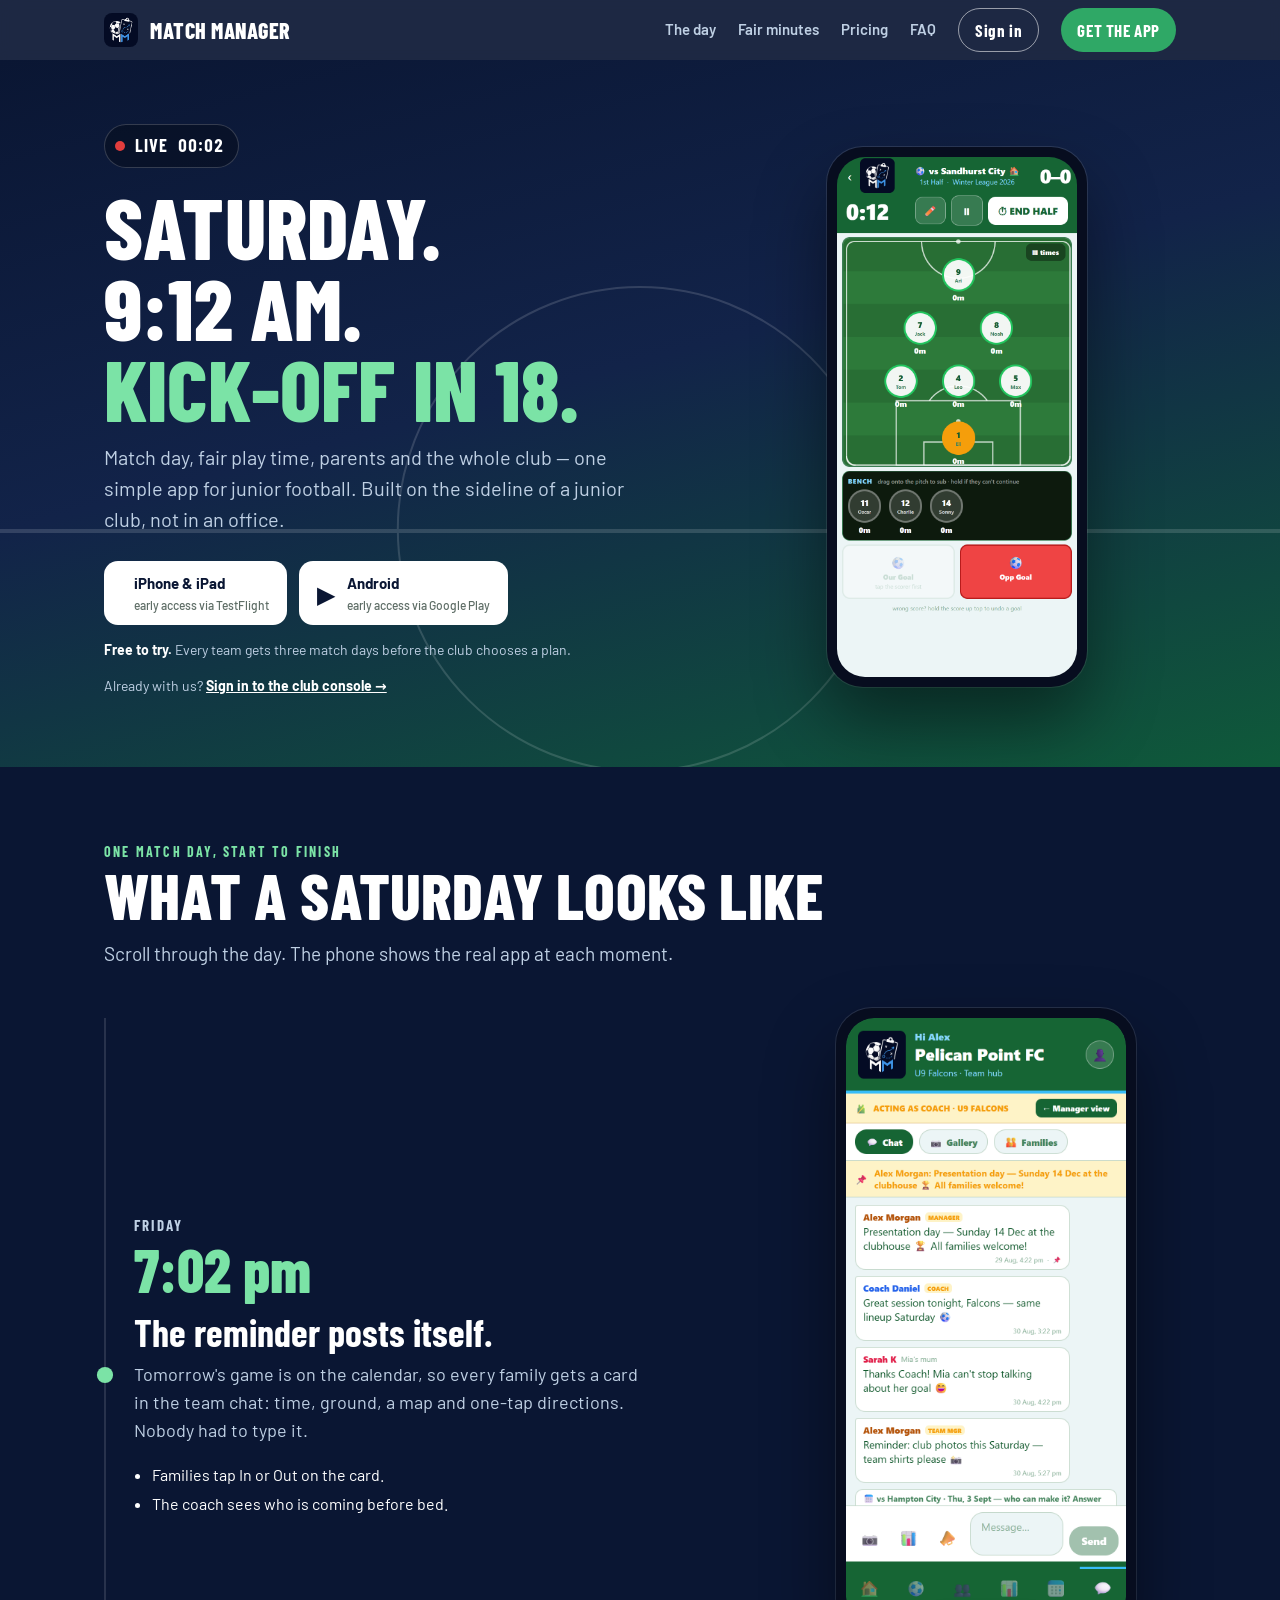
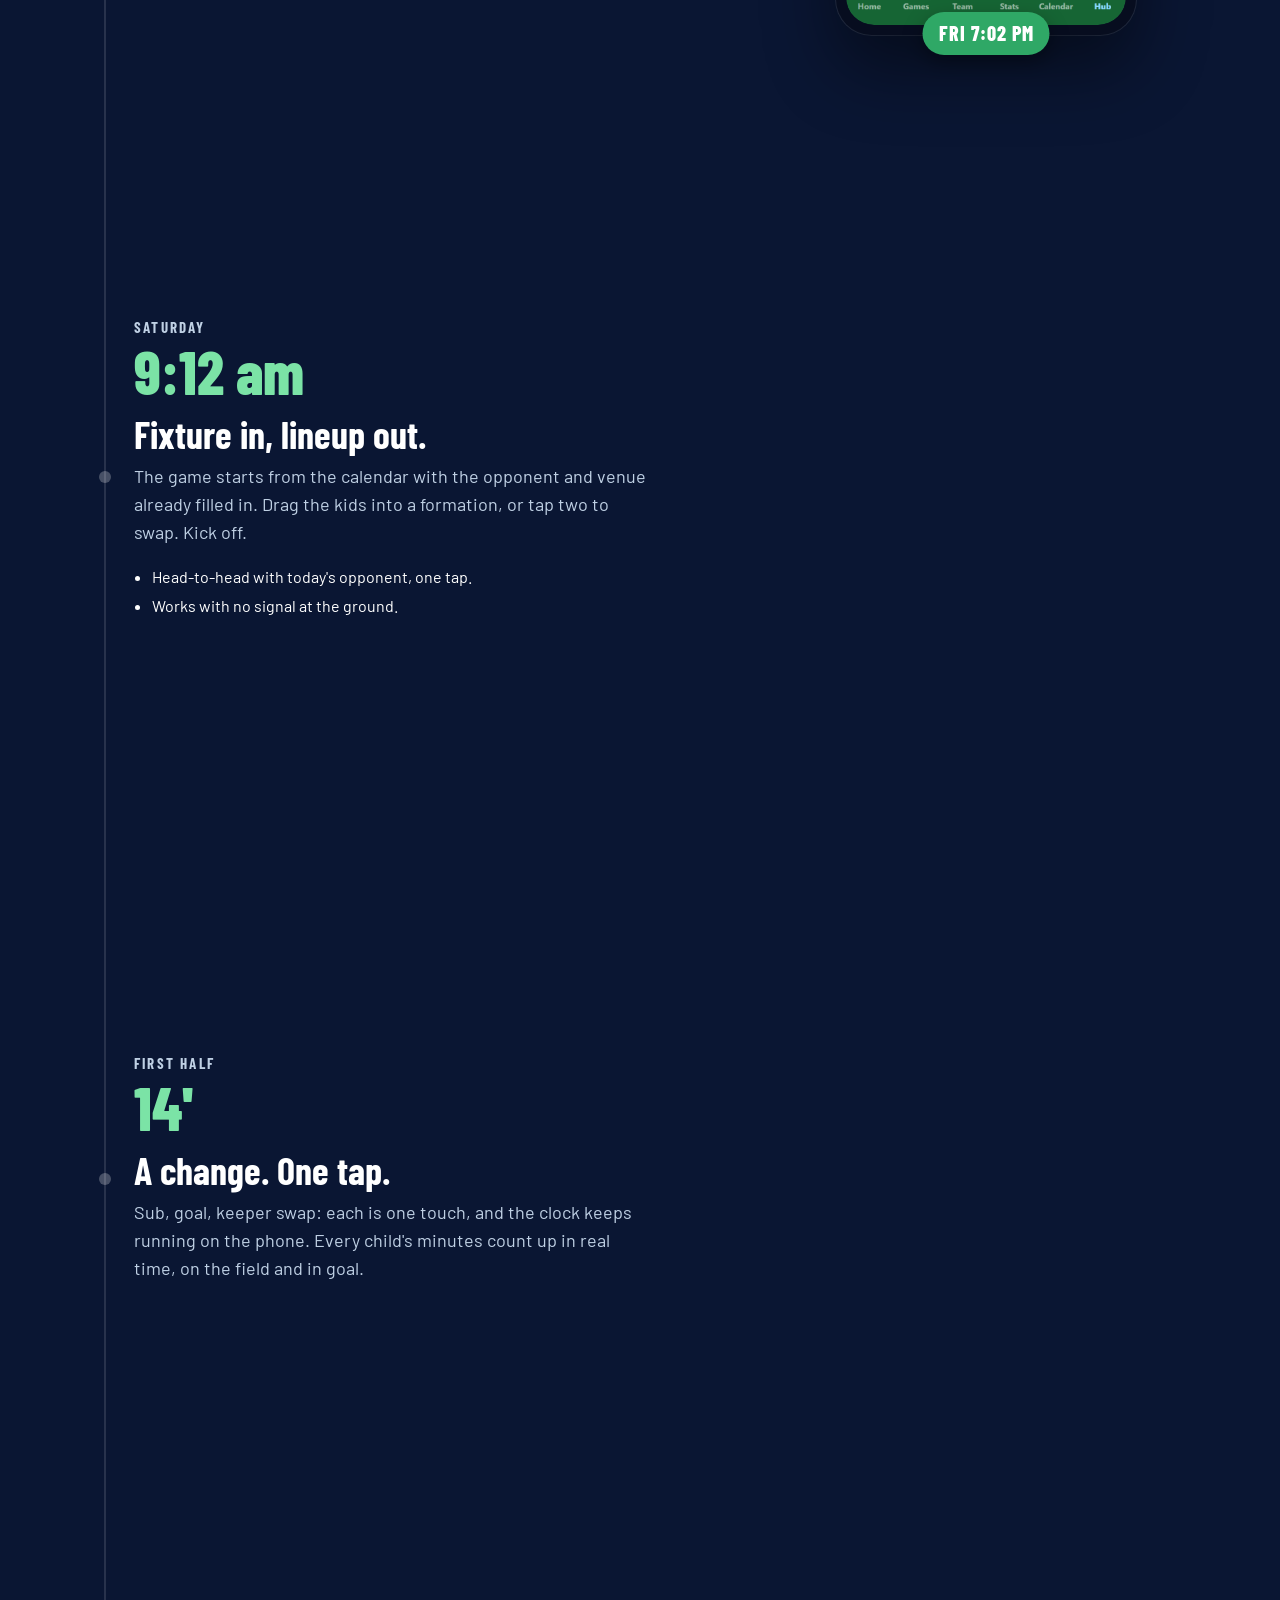
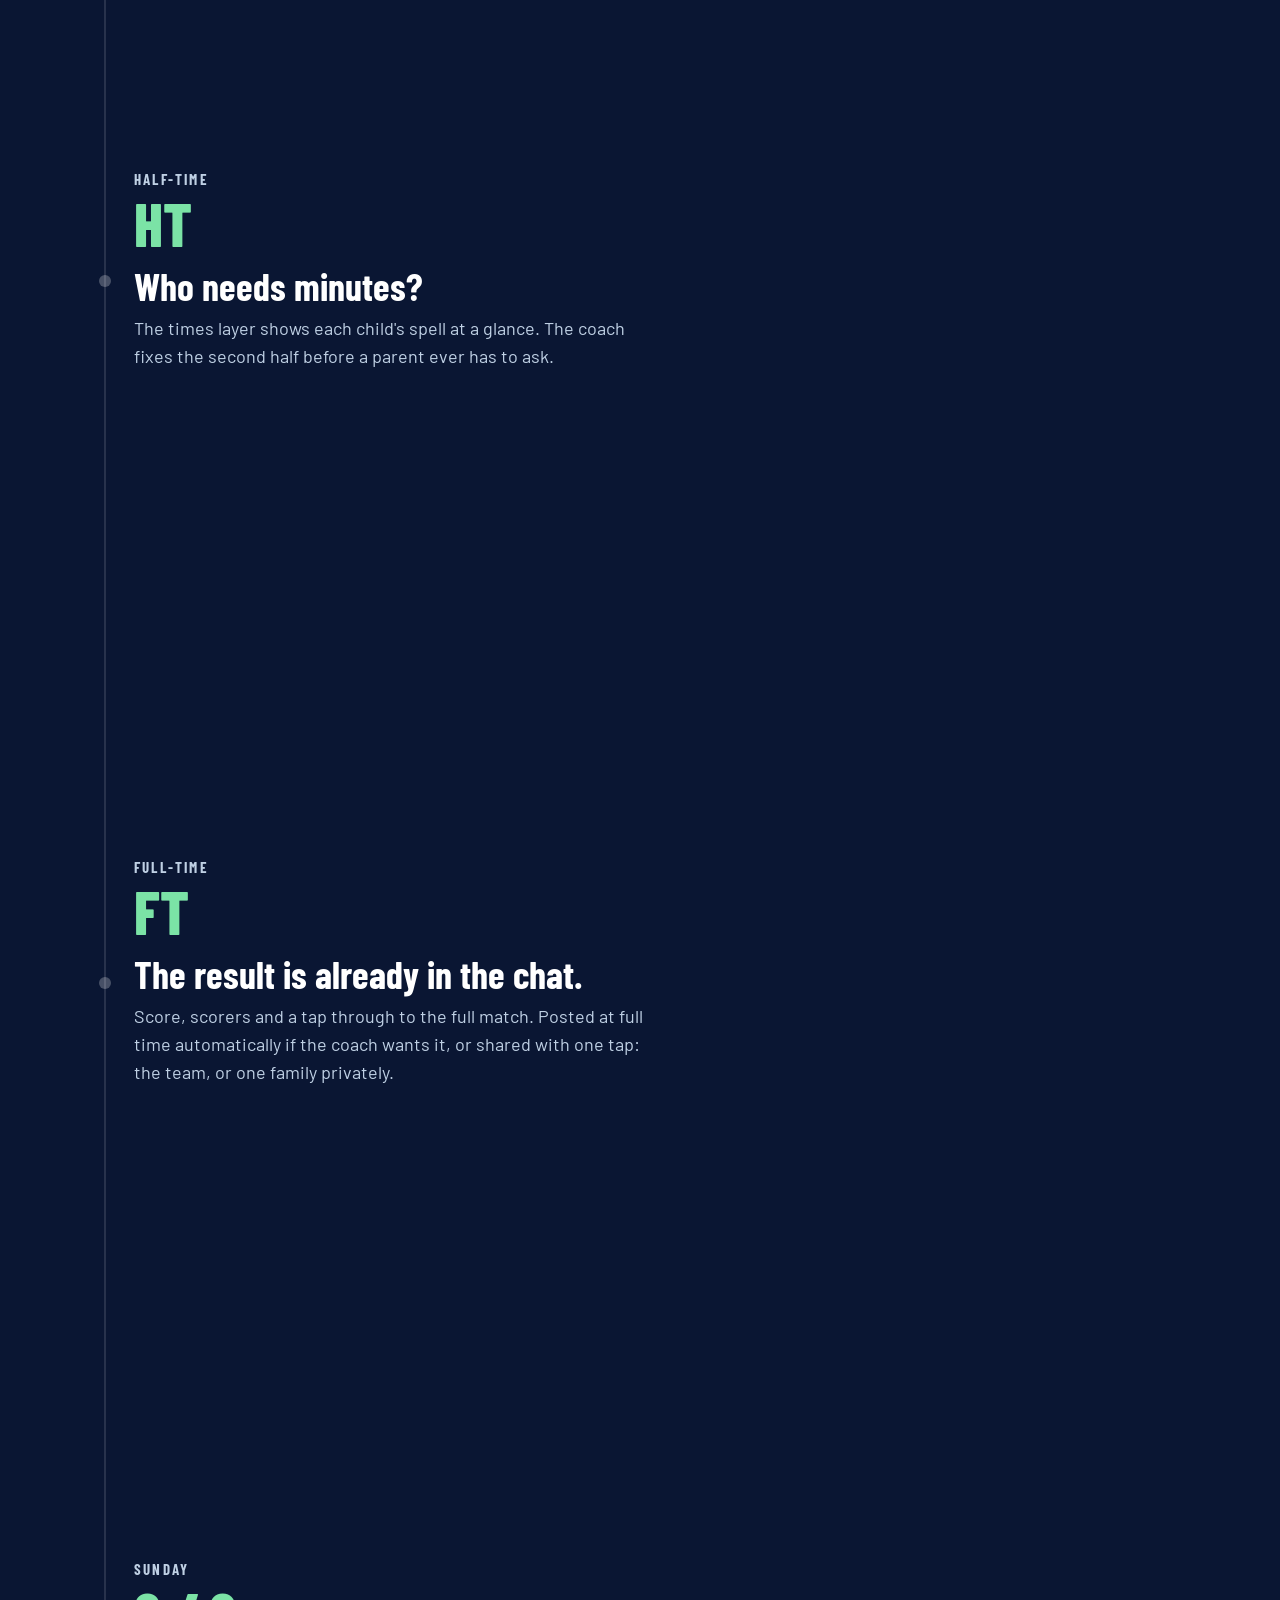
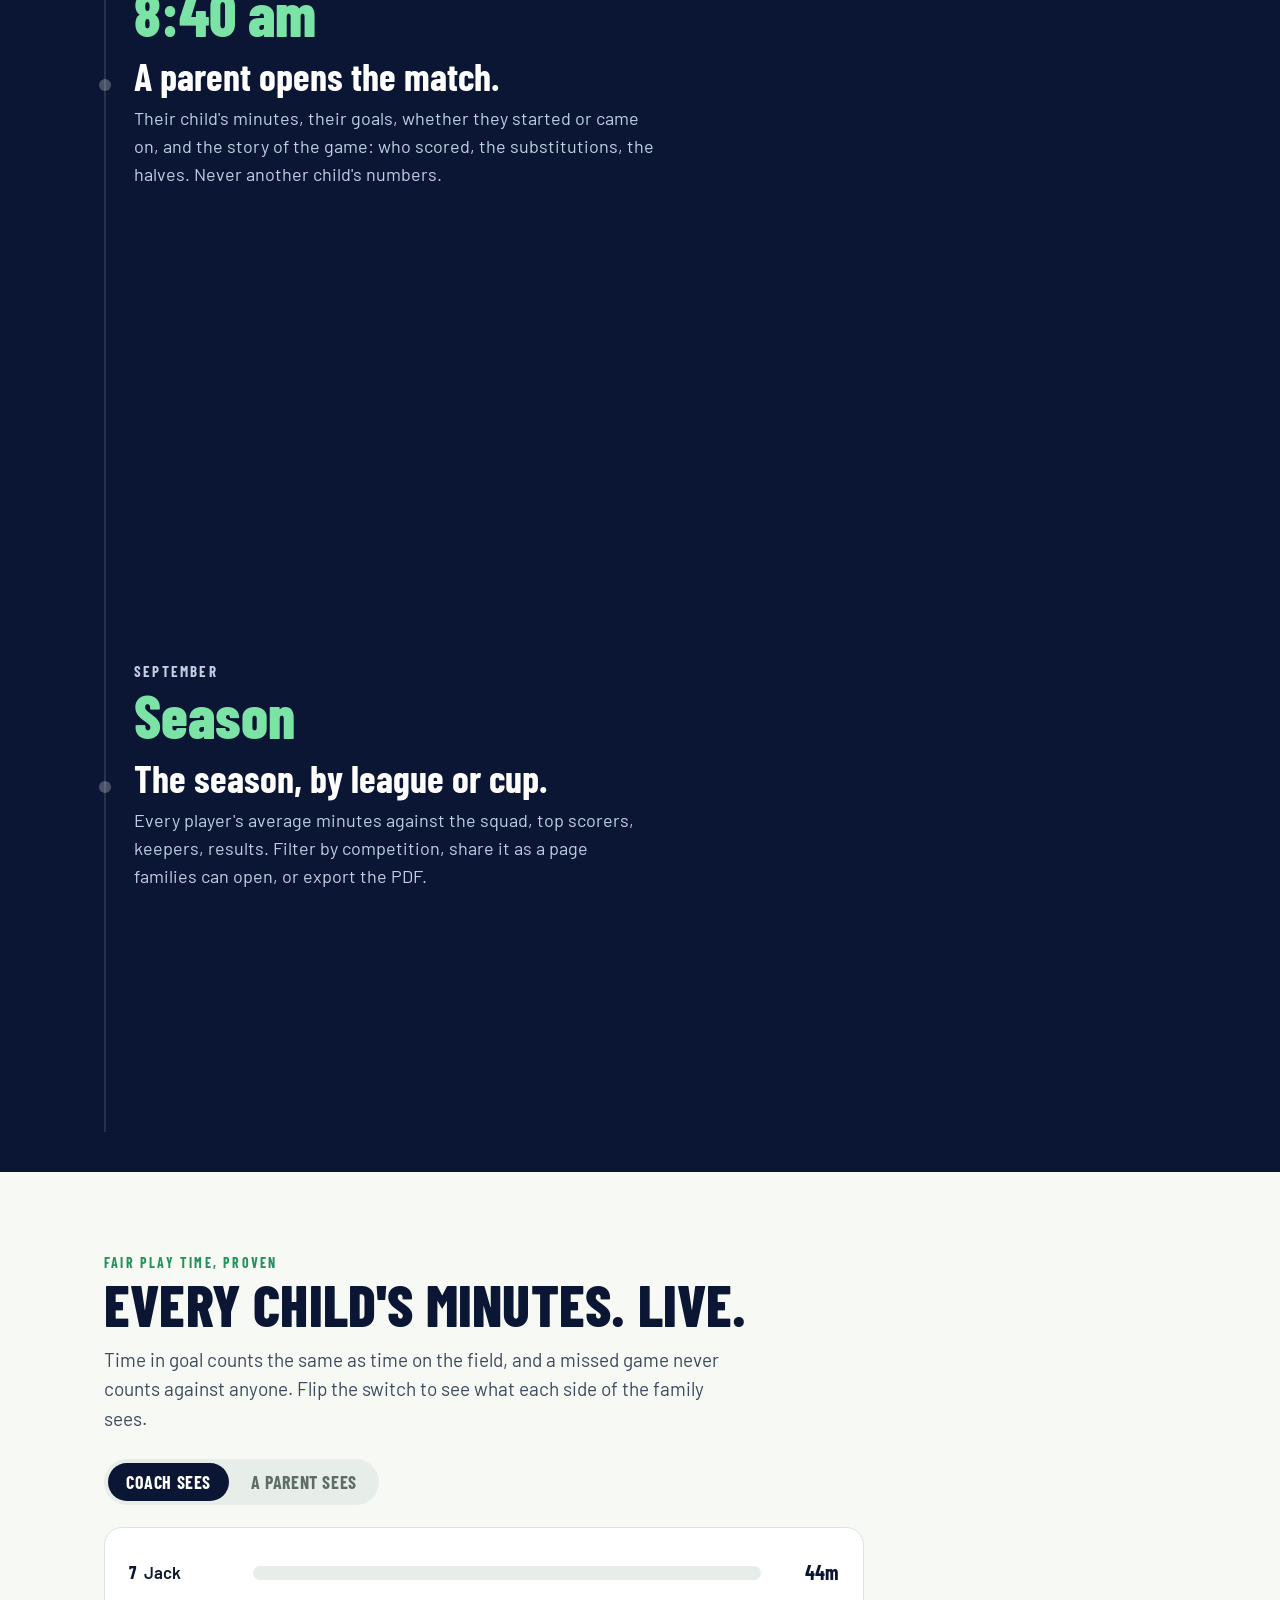
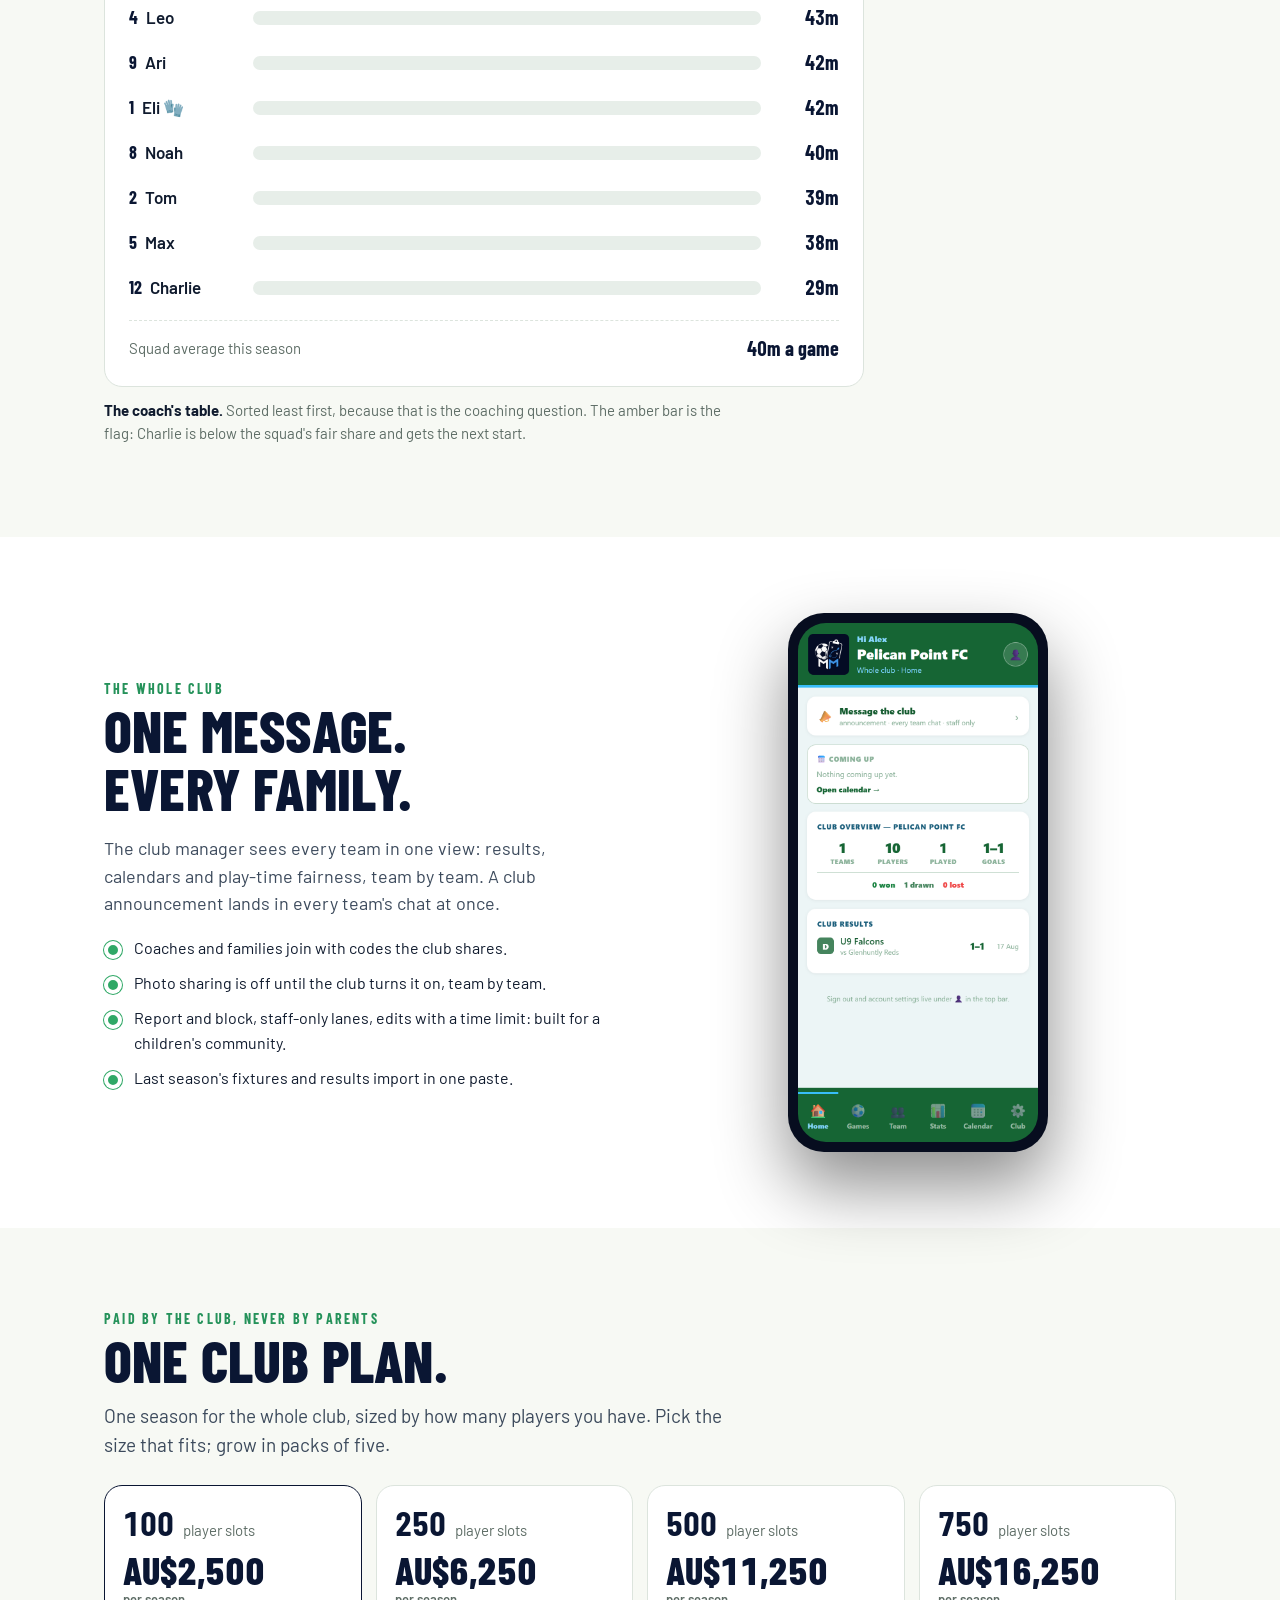
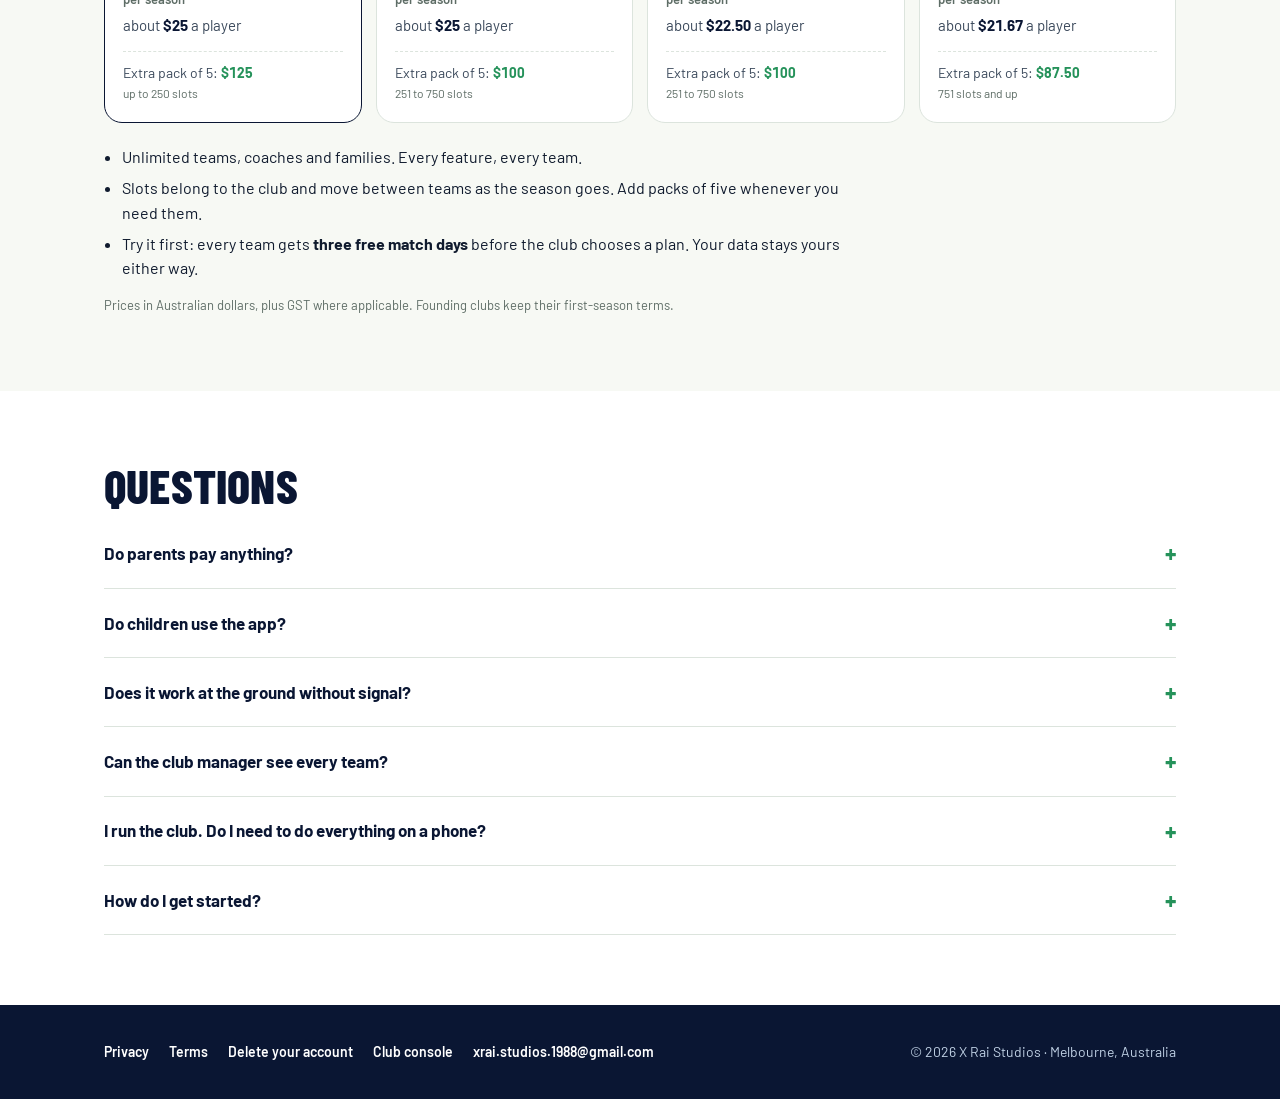
<file: index.html>
<!DOCTYPE html>
<html lang="en-AU">
<head>
<meta charset="utf-8">
<meta name="viewport" content="width=device-width, initial-scale=1">
<title>Match Manager</title>
<meta name="description" content="One Saturday at a junior football club, run with Match Manager: the reminder that posts itself, the lineup in a tap, every child's minutes live, the result in the family chat, and the season by league or cup.">
<link rel="icon" href="assets/icon-512.png">
<meta property="og:title" content="Match Manager — a Saturday, run properly">
<meta property="og:description" content="Live match day, fair play time proven, parents see their own child. One app for the whole club.">
<meta property="og:image" content="https://matchmanager.com.au/assets/og.png">
<link rel="preconnect" href="https://fonts.googleapis.com">
<link rel="preconnect" href="https://fonts.gstatic.com" crossorigin>
<link rel="stylesheet" href="https://fonts.googleapis.com/css2?family=Barlow+Condensed:wght@600;700;800&family=Barlow:wght@400;500;600;700&display=swap">
<style>
:root{
  --night:#0A1633; --night2:#122349; --pitch:#0F5A3A; --pitch2:#177249;
  --chalk:#F7F9F4; --paper:#FFFFFF; --ink:#101B2E; --ink2:#3C4A5C; --grey:#5E6D66; --line:#DCE4DD;
  --kit:#2FA866; --kit2:#25925A; --live:#E23D3D; --skyline:#BFD0E4; --mint:#7BE3A6;
  --disp:"Barlow Condensed","Arial Narrow",Impact,sans-serif; --body:"Barlow","Segoe UI",Roboto,system-ui,sans-serif;
}
*{box-sizing:border-box}
html{scroll-behavior:smooth}
body{margin:0;background:var(--chalk);color:var(--ink);font-family:var(--body);font-size:17px;line-height:1.55;-webkit-font-smoothing:antialiased}
a{color:var(--kit2);text-decoration:none}
a:hover{text-decoration:underline}
.wrap{max-width:1120px;margin:0 auto;padding:0 24px}
h1,h2,h3{font-family:var(--disp);text-wrap:balance;line-height:1;letter-spacing:.2px;margin:0}
.eyebrow{font-family:var(--disp);font-weight:700;font-size:14px;letter-spacing:2.2px;text-transform:uppercase;color:var(--mint)}
.num{font-variant-numeric:tabular-nums}
:focus-visible{outline:3px solid var(--kit);outline-offset:3px}

/* ── nav ─────────────────────────────────────────────────────────────── */
.nav{position:sticky;top:0;z-index:30;background:rgba(10,22,51,.92);backdrop-filter:blur(10px);color:#fff}
.nav .wrap{display:flex;align-items:center;gap:12px;height:60px}
.nav img{width:34px;height:34px;border-radius:8px}
.nav .brand{font-family:var(--disp);font-weight:800;font-size:22px;letter-spacing:.5px;white-space:nowrap}
.nav .links{margin-left:auto;display:flex;gap:22px;align-items:center}
.nav .links a{color:var(--skyline);font-weight:600;font-size:15px;white-space:nowrap}
.nav .links a.signin{border:1.5px solid rgba(255,255,255,.55);color:#fff;padding:8px 16px;border-radius:999px;font-family:var(--disp);font-weight:700;font-size:17px;letter-spacing:.6px}
.nav .links a.signin:hover{background:rgba(255,255,255,.12)}
.nav .links a.cta{background:var(--kit);color:#fff;padding:9px 16px;border-radius:999px;font-family:var(--disp);font-weight:700;font-size:17px;letter-spacing:.6px}
.nav .links a:hover{text-decoration:none;color:#fff}

/* ── hero: the sideline at 9:12 ─────────────────────────────────────── */
.hero{position:relative;overflow:hidden;background:linear-gradient(165deg,var(--night) 0%,var(--night2) 45%,var(--pitch) 100%);color:#fff;padding:64px 0 56px}
.hero .lines{position:absolute;inset:auto -10% -40% -10%;height:120%;pointer-events:none;opacity:.14}
.hero .lines i{position:absolute;border:2px solid #fff;border-radius:50%}
.hero .lines .circle{width:38vw;height:38vw;max-width:520px;max-height:520px;left:50%;top:10%;transform:translateX(-50%)}
.hero .lines .half{width:200%;height:0;border-radius:0;border-top:2px solid #fff;left:-50%;top:calc(10% + 19vw)}
.hero .wrap{position:relative;display:grid;grid-template-columns:1.15fr .85fr;gap:40px;align-items:center}
.clock{display:inline-flex;align-items:center;gap:10px;background:rgba(0,0,0,.28);border:1px solid rgba(255,255,255,.18);border-radius:999px;padding:7px 14px 7px 10px;font-family:var(--disp);font-weight:700;font-size:18px;letter-spacing:1px}
.clock .dot{width:10px;height:10px;border-radius:50%;background:var(--live);box-shadow:0 0 0 0 rgba(226,61,61,.6);animation:pulse 1.6s infinite}
@keyframes pulse{0%{box-shadow:0 0 0 0 rgba(226,61,61,.55)}70%{box-shadow:0 0 0 10px rgba(226,61,61,0)}100%{box-shadow:0 0 0 0 rgba(226,61,61,0)}}
.hero h1{font-size:clamp(46px,7vw,86px);font-weight:800;text-transform:uppercase;margin:18px 0 14px;line-height:.94}
.hero h1 em{font-style:normal;color:var(--mint)}
.hero p.lead{font-size:20px;color:var(--skyline);max-width:560px;margin:0 0 26px}
.stores{display:flex;gap:12px;flex-wrap:wrap}
.store{display:inline-flex;align-items:center;gap:12px;background:#fff;color:var(--night);border-radius:14px;padding:11px 18px;font-weight:700;font-size:15px;transition:transform .15s}
.store:hover{text-decoration:none;transform:translateY(-2px)}
.store small{display:block;font-weight:500;font-size:12px;color:var(--grey)}
.store .ic{font-size:24px}
.hero .fine{color:var(--skyline);font-size:14px;margin-top:14px}
.hero .fine b{color:#fff}
.phone{width:260px;margin:0 auto;border-radius:36px;padding:10px;background:#070d1f;box-shadow:0 34px 70px rgba(0,0,0,.45),0 0 0 1px rgba(255,255,255,.12)}
.phone img{display:block;width:100%;border-radius:28px}

/* ── the day, in match time ─────────────────────────────────────────── */
.day{background:var(--night);color:#fff;padding:70px 0 40px}
.day .intro{max-width:720px;margin-bottom:10px}
.day h2{font-size:clamp(38px,5.4vw,64px);font-weight:800;text-transform:uppercase}
.day .intro p{color:var(--skyline);font-size:19px;margin:12px 0 0;max-width:600px}
.story{display:grid;grid-template-columns:1fr 380px;gap:60px;align-items:start;margin-top:40px}
.stage{position:sticky;top:84px;align-self:start}
.stage .phone{width:300px;position:relative}
.stage .screens{position:relative;aspect-ratio:750/1624;border-radius:28px;overflow:hidden;background:#0b1226}
.stage .screens img{position:absolute;inset:0;width:100%;height:100%;object-fit:cover;opacity:0;transition:opacity .5s ease}
.stage .screens img.on{opacity:1}
.stage .stamp{position:absolute;left:50%;bottom:-20px;transform:translateX(-50%);background:var(--kit);color:#fff;font-family:var(--disp);font-weight:800;font-size:20px;letter-spacing:1px;padding:6px 16px;border-radius:999px;white-space:nowrap;box-shadow:0 8px 20px rgba(0,0,0,.35)}
.steps{padding-top:10px}
.step{min-height:78vh;display:flex;flex-direction:column;justify-content:center;padding:30px 0;border-left:2px solid rgba(255,255,255,.12);padding-left:28px;position:relative;transition:opacity .35s}
.step::before{content:"";position:absolute;left:-7px;top:50%;width:12px;height:12px;border-radius:50%;background:rgba(255,255,255,.25);transition:background .3s,transform .3s}
.step.on::before{background:var(--mint);transform:scale(1.35)}
.step .when{font-family:var(--disp);font-weight:800;font-size:clamp(40px,5vw,60px);color:var(--mint);line-height:1}
.step .when small{display:block;font-size:15px;letter-spacing:2.2px;font-weight:700;color:var(--skyline);margin-bottom:6px}
.step h3{font-size:clamp(26px,3.2vw,38px);font-weight:700;margin:14px 0 10px;text-transform:none;letter-spacing:0}
.step p{color:var(--skyline);font-size:18px;max-width:520px;margin:0 0 8px}
.step ul{color:#fff;margin:6px 0 0;padding-left:18px;font-size:16px}
.step li{margin:4px 0}
@media (max-width:900px){
  .story{grid-template-columns:1fr;gap:0}
  .stage{order:-1;top:60px;z-index:5;padding:8px 0 22px;background:var(--night);box-shadow:0 14px 24px -12px rgba(4,10,28,.95)}
  .stage .phone{width:min(38vw,150px);padding:6px;border-radius:26px}
  .stage .phone img,.stage .screens{border-radius:20px}
  .steps{padding-top:0}
  .stage .stamp{font-size:16px;bottom:-14px}
  .step{min-height:calc(100vh - 430px);padding:26px 0 26px 22px;justify-content:flex-start}
}

/* ── the fair minutes board (interactive) ───────────────────────────── */
.board{background:var(--chalk);padding:76px 0}
.board h2{font-size:clamp(36px,5vw,58px);font-weight:800;text-transform:uppercase;color:var(--night)}
.board .lead{color:var(--ink2);font-size:19px;max-width:640px;margin:12px 0 26px}
.seg{display:inline-flex;background:#E7EEE9;border-radius:999px;padding:4px;gap:4px}
.seg button{border:0;background:transparent;font-family:var(--disp);font-weight:700;font-size:18px;letter-spacing:.6px;padding:8px 18px;border-radius:999px;color:var(--grey);cursor:pointer}
.seg button[aria-pressed="true"]{background:var(--night);color:#fff}
.bars{margin-top:22px;background:var(--paper);border:1px solid var(--line);border-radius:18px;padding:22px 24px;max-width:760px}
.bar{display:grid;grid-template-columns:110px 1fr 64px;align-items:center;gap:14px;padding:7px 0;transition:opacity .35s}
.bar .name{font-weight:600}
.bar .name b{font-family:var(--disp);font-size:18px;margin-right:8px;color:var(--night)}
.bar .track{height:14px;background:#E7EEE9;border-radius:7px;overflow:hidden;position:relative}
.bar .fill{height:100%;width:0;background:var(--kit);border-radius:7px;transition:width 1.1s cubic-bezier(.2,.8,.2,1)}
.bar.low .fill{background:#E0A11C}
.bar .mins{text-align:right;font-family:var(--disp);font-weight:700;font-size:20px;color:var(--night)}
.bars .avg{position:relative;height:0}
.board.parent .bar:not(.mine){opacity:.12;filter:grayscale(1)}
.board .note{font-size:15px;color:var(--grey);margin-top:12px;max-width:640px}
.board .note b{color:var(--ink)}
.avgline{display:flex;justify-content:space-between;align-items:center;margin-top:10px;padding-top:12px;border-top:1px dashed var(--line);font-size:15px;color:var(--grey)}
.avgline .v{font-family:var(--disp);font-weight:700;font-size:20px;color:var(--night)}

/* ── club, pricing, faq ─────────────────────────────────────────────── */
.club{background:var(--paper);padding:76px 0}
.club .wrap{display:grid;grid-template-columns:1fr 1fr;gap:40px;align-items:center}
.club h2{font-size:clamp(36px,5vw,58px);font-weight:800;text-transform:uppercase;color:var(--night)}
.club p{color:var(--ink2);font-size:18px}
.club .tick{list-style:none;padding:0;margin:18px 0 0;display:grid;gap:10px}
.club .tick li{padding-left:30px;position:relative;font-size:16px}
.club .tick li::before{content:"";position:absolute;left:0;top:5px;width:18px;height:18px;border-radius:50%;background:var(--kit);box-shadow:inset 0 0 0 4px #fff,0 0 0 1px var(--kit)}
.why{background:var(--pitch);color:#fff;padding:60px 0}
.why .wrap{display:grid;grid-template-columns:1fr 1fr;gap:40px}
.why h2{font-size:clamp(32px,4vw,48px);font-weight:800;text-transform:uppercase}
.why p{color:#DDF3E6;font-size:18px;margin:10px 0 0}
.why b{color:var(--mint)}
.pricing{background:var(--chalk);padding:76px 0}
.pricing h2{font-size:clamp(36px,5vw,58px);font-weight:800;text-transform:uppercase;color:var(--night)}
.pricing .lead{color:var(--ink2);font-size:19px;max-width:640px;margin:12px 0 26px}
.tiers{display:grid;grid-template-columns:repeat(4,1fr);gap:14px}
.tier{background:var(--paper);border:1.5px solid var(--line);border-radius:18px;padding:20px 18px;display:grid;gap:8px;align-content:start}
.tier:first-child{border-color:var(--night)}
.tier .slots{font-size:15px;color:var(--grey)}
.tier .slots b{font-family:var(--disp);font-size:34px;color:var(--night);margin-right:6px;line-height:1}
.tier .total{font-family:var(--disp);font-weight:800;font-size:38px;color:var(--night);line-height:1}
.tier .total small{display:block;font-family:var(--body);font-size:13px;font-weight:600;color:var(--grey);margin-top:4px}
.tier .pp{font-size:15px;color:var(--ink2)}
.tier .pp b{color:var(--night)}
.tier .extra{margin-top:6px;padding-top:10px;border-top:1px dashed var(--line);font-size:14px;color:var(--ink2)}
.tier .extra b{color:var(--kit2)}
.tier .extra span{display:block;font-size:12px;color:var(--grey)}
.pricenotes{padding-left:18px;margin:22px 0 0;font-size:16px;max-width:760px}
.pricenotes li{margin:6px 0}
.finep{color:var(--grey);font-size:13px;margin:14px 0 0}
.faq{background:var(--paper);padding:70px 0}
.faq h2{font-size:clamp(32px,4vw,48px);font-weight:800;text-transform:uppercase;color:var(--night);margin-bottom:10px}
.faq details{border-bottom:1px solid var(--line);padding:14px 0}
.faq summary{cursor:pointer;font-weight:700;font-size:17px;color:var(--night);list-style:none;display:flex;justify-content:space-between;align-items:center}
.faq summary::after{content:"+";font-family:var(--disp);font-size:26px;color:var(--kit2)}
.faq details[open] summary::after{content:"–"}
.faq p{margin:8px 0 0;color:var(--ink2);max-width:680px}
footer{background:var(--night);color:var(--skyline);padding:36px 0;font-size:14px}
footer .wrap{display:flex;flex-wrap:wrap;gap:20px;align-items:center}
footer a{color:#fff;font-weight:600}
footer .right{margin-left:auto}
.reveal{transition:transform .6s cubic-bezier(.2,.8,.2,1),opacity .6s}
.reveal.pre{opacity:.35;transform:translateY(16px)}
@media (max-width:900px){
  .hero .wrap,.club .wrap,.why .wrap{grid-template-columns:1fr}
  .hero{padding:44px 0 40px}
  .hero .phone{width:220px}
  .tiers{grid-template-columns:1fr}
  .tier .total{font-size:34px}
  .nav .links a:not(.cta):not(.signin){display:none}
  .nav .links{gap:10px}
  .bar{grid-template-columns:92px 1fr 54px}
}
/* Phones: the top bar's name and two buttons each stay on ONE line. */
@media (max-width:520px){
  .nav .wrap{gap:8px}
  .nav img{width:30px;height:30px}
  .nav .brand{font-size:17px;letter-spacing:.3px}
  .nav .links{gap:7px}
  .nav .links a.signin,.nav .links a.cta{padding:7px 11px;font-size:14px;letter-spacing:.3px}
}
@media (max-width:380px){
  .nav .brand{font-size:14px;letter-spacing:0}
  .nav .links a.signin,.nav .links a.cta{padding:6px 9px;font-size:13px}
}
@media (prefers-reduced-motion:reduce){
  .stage .screens img,.bar .fill,.reveal,.store{transition:none}
  .clock .dot{animation:none}
  html{scroll-behavior:auto}
}
</style>
</head>
<body>

<nav class="nav">
  <div class="wrap">
    <img src="assets/icon-512.png" alt="">
    <span class="brand">MATCH MANAGER</span>
    <div class="links">
      <a href="#day">The day</a>
      <a href="#minutes">Fair minutes</a>
      <a href="#pricing">Pricing</a>
      <a href="#faq">FAQ</a>
      <a class="signin" href="/app/">Sign in</a>
      <a class="cta" href="#get">GET THE APP</a>
    </div>
  </div>
</nav>

<header class="hero" id="get">
  <div class="lines" aria-hidden="true"><i class="circle"></i><i class="half"></i></div>
  <div class="wrap">
    <div>
      <span class="clock"><span class="dot"></span><span>LIVE</span><span class="num" id="clock">00:00</span></span>
      <h1>Saturday.<br>9:12 am.<br><em>Kick-off in 18.</em></h1>
      <p class="lead">Match day, fair play time, parents and the whole club — one simple app for junior football. Built on the sideline of a junior club, not in an office.</p>
      <div class="stores">
        <a class="store" href="https://testflight.apple.com/join/XYmT5D63"><span class="ic"></span><span>iPhone &amp; iPad<small>early access via TestFlight</small></span></a>
        <a class="store" href="https://play.google.com/apps/testing/com.xraistudios.matchmanager"><span class="ic">▶</span><span>Android<small>early access via Google Play</small></span></a>
      </div>
      <p class="fine"><b>Free to try.</b> Every team gets three match days before the club chooses a plan.</p>
      <p class="fine">Already with us? <a href="/app/" style="color:#fff;font-weight:700;text-decoration:underline">Sign in to the club console →</a></p>
    </div>
    <div class="phone"><img src="assets/10-live.png" alt="The live match screen: the lineup on the field, the clock running, subs and goals one tap away"></div>
  </div>
</header>

<section class="day" id="day">
  <div class="wrap">
    <div class="intro reveal">
      <span class="eyebrow">One match day, start to finish</span>
      <h2>What a Saturday looks like</h2>
      <p>Scroll through the day. The phone shows the real app at each moment.</p>
    </div>
    <div class="story">
      <div class="steps">
        <div class="step" data-screen="0">
          <div class="when"><small>FRIDAY</small>7:02 pm</div>
          <h3>The reminder posts itself.</h3>
          <p>Tomorrow's game is on the calendar, so every family gets a card in the team chat: time, ground, a map and one-tap directions. Nobody had to type it.</p>
          <ul><li>Families tap In or Out on the card.</li><li>The coach sees who is coming before bed.</li></ul>
        </div>
        <div class="step" data-screen="1">
          <div class="when"><small>SATURDAY</small>9:12 am</div>
          <h3>Fixture in, lineup out.</h3>
          <p>The game starts from the calendar with the opponent and venue already filled in. Drag the kids into a formation, or tap two to swap. Kick off.</p>
          <ul><li>Head-to-head with today's opponent, one tap.</li><li>Works with no signal at the ground.</li></ul>
        </div>
        <div class="step" data-screen="2">
          <div class="when"><small>FIRST HALF</small>14'</div>
          <h3>A change. One tap.</h3>
          <p>Sub, goal, keeper swap: each is one touch, and the clock keeps running on the phone. Every child's minutes count up in real time, on the field and in goal.</p>
        </div>
        <div class="step" data-screen="3">
          <div class="when"><small>HALF-TIME</small>HT</div>
          <h3>Who needs minutes?</h3>
          <p>The times layer shows each child's spell at a glance. The coach fixes the second half before a parent ever has to ask.</p>
        </div>
        <div class="step" data-screen="4">
          <div class="when"><small>FULL-TIME</small>FT</div>
          <h3>The result is already in the chat.</h3>
          <p>Score, scorers and a tap through to the full match. Posted at full time automatically if the coach wants it, or shared with one tap: the team, or one family privately.</p>
        </div>
        <div class="step" data-screen="5">
          <div class="when"><small>SUNDAY</small>8:40 am</div>
          <h3>A parent opens the match.</h3>
          <p>Their child's minutes, their goals, whether they started or came on, and the story of the game: who scored, the substitutions, the halves. Never another child's numbers.</p>
        </div>
        <div class="step" data-screen="6">
          <div class="when"><small>SEPTEMBER</small>Season</div>
          <h3>The season, by league or cup.</h3>
          <p>Every player's average minutes against the squad, top scorers, keepers, results. Filter by competition, share it as a page families can open, or export the PDF.</p>
        </div>
      </div>
      <div class="stage">
        <div class="phone">
          <div class="screens">
            <img class="on" src="assets/06-hub-chat.png" alt="">
            <img src="assets/09b-formation.png" alt="">
            <img src="assets/10-live.png" alt="">
            <img src="assets/10-live-b.png" alt="">
            <img src="assets/07b-card-history.png" alt="">
            <img src="assets/08b-parent-top.png" alt="">
            <img src="assets/03-stats.png" alt="">
          </div>
          <div class="stamp" id="stamp">FRI 7:02 PM</div>
        </div>
      </div>
    </div>
  </div>
</section>

<section class="board" id="minutes">
  <div class="wrap">
    <div class="reveal">
      <span class="eyebrow" style="color:var(--kit2)">Fair play time, proven</span>
      <h2>Every child's minutes. Live.</h2>
      <p class="lead">Time in goal counts the same as time on the field, and a missed game never counts against anyone. Flip the switch to see what each side of the family sees.</p>
      <div class="seg" role="group" aria-label="Choose a view">
        <button type="button" id="viewCoach" aria-pressed="true">COACH SEES</button>
        <button type="button" id="viewParent" aria-pressed="false">A PARENT SEES</button>
      </div>
    </div>
    <div class="bars reveal" id="bars">
      <div class="bar"><span class="name"><b>7</b>Jack</span><span class="track"><span class="fill" data-w="88"></span></span><span class="mins num">44m</span></div>
      <div class="bar"><span class="name"><b>4</b>Leo</span><span class="track"><span class="fill" data-w="86"></span></span><span class="mins num">43m</span></div>
      <div class="bar"><span class="name"><b>9</b>Ari</span><span class="track"><span class="fill" data-w="84"></span></span><span class="mins num">42m</span></div>
      <div class="bar"><span class="name"><b>1</b>Eli 🧤</span><span class="track"><span class="fill" data-w="84"></span></span><span class="mins num">42m</span></div>
      <div class="bar mine"><span class="name"><b>8</b>Noah</span><span class="track"><span class="fill" data-w="80"></span></span><span class="mins num">40m</span></div>
      <div class="bar"><span class="name"><b>2</b>Tom</span><span class="track"><span class="fill" data-w="78"></span></span><span class="mins num">39m</span></div>
      <div class="bar"><span class="name"><b>5</b>Max</span><span class="track"><span class="fill" data-w="76"></span></span><span class="mins num">38m</span></div>
      <div class="bar low"><span class="name"><b>12</b>Charlie</span><span class="track"><span class="fill" data-w="58"></span></span><span class="mins num">29m</span></div>
      <div class="avgline"><span id="avgLabel">Squad average this season</span><span class="v num">40m a game</span></div>
    </div>
    <p class="note" id="boardNote"><b>The coach's table.</b> Sorted least first, because that is the coaching question. The amber bar is the flag: Charlie is below the squad's fair share and gets the next start.</p>
  </div>
</section>

<section class="club">
  <div class="wrap">
    <div class="reveal">
      <span class="eyebrow" style="color:var(--kit2)">The whole club</span>
      <h2>One message. Every family.</h2>
      <p>The club manager sees every team in one view: results, calendars and play-time fairness, team by team. A club announcement lands in every team's chat at once.</p>
      <ul class="tick">
        <li>Coaches and families join with codes the club shares.</li>
        <li>Photo sharing is off until the club turns it on, team by team.</li>
        <li>Report and block, staff-only lanes, edits with a time limit: built for a children's community.</li>
        <li>Last season's fixtures and results import in one paste.</li>
      </ul>
    </div>
    <div class="phone reveal"><img src="assets/01-club-home.png" alt="The club manager's home: every team at a glance"></div>
  </div>
</section>


<section class="pricing" id="pricing">
  <div class="wrap">
    <div class="reveal">
      <span class="eyebrow" style="color:var(--kit2)">Paid by the club, never by parents</span>
      <h2>One club plan.</h2>
      <p class="lead">One season for the whole club, sized by how many players you have. Pick the size that fits; grow in packs of five.</p>
    </div>
    <div class="tiers">
      <div class="tier reveal">
        <div class="slots"><b class="num">100</b> player slots</div>
        <div class="total num">AU$2,500<small>per season</small></div>
        <div class="pp">about <b class="num">$25</b> a player</div>
        <div class="extra">Extra pack of 5: <b class="num">$125</b><span>up to 250 slots</span></div>
      </div>
      <div class="tier reveal">
        <div class="slots"><b class="num">250</b> player slots</div>
        <div class="total num">AU$6,250<small>per season</small></div>
        <div class="pp">about <b class="num">$25</b> a player</div>
        <div class="extra">Extra pack of 5: <b class="num">$100</b><span>251 to 750 slots</span></div>
      </div>
      <div class="tier reveal">
        <div class="slots"><b class="num">500</b> player slots</div>
        <div class="total num">AU$11,250<small>per season</small></div>
        <div class="pp">about <b class="num">$22.50</b> a player</div>
        <div class="extra">Extra pack of 5: <b class="num">$100</b><span>251 to 750 slots</span></div>
      </div>
      <div class="tier reveal">
        <div class="slots"><b class="num">750</b> player slots</div>
        <div class="total num">AU$16,250<small>per season</small></div>
        <div class="pp">about <b class="num">$21.67</b> a player</div>
        <div class="extra">Extra pack of 5: <b class="num">$87.50</b><span>751 slots and up</span></div>
      </div>
    </div>
    <ul class="pricenotes reveal">
      <li>Unlimited teams, coaches and families. Every feature, every team.</li>
      <li>Slots belong to the club and move between teams as the season goes. Add packs of five whenever you need them.</li>
      <li>Try it first: every team gets <b>three free match days</b> before the club chooses a plan. Your data stays yours either way.</li>
    </ul>
    <p class="finep">Prices in Australian dollars, plus GST where applicable. Founding clubs keep their first-season terms.</p>
  </div>
</section>

<section class="faq" id="faq">
  <div class="wrap">
    <h2>Questions</h2>
    <details><summary>Do parents pay anything?</summary><p>No. The club subscribes; families join free with a code from the club.</p></details>
    <details><summary>Do children use the app?</summary><p>No. Accounts are for adults only: coaches, club staff and parents or guardians. A child's details are entered and controlled by their club and their own family.</p></details>
    <details><summary>Does it work at the ground without signal?</summary><p>Yes. The live match runs on the phone and syncs when you are back online.</p></details>
    <details><summary>Can the club manager see every team?</summary><p>Yes. The whole club in one view, plus club-wide announcements that reach every family.</p></details>
    <details><summary>I run the club. Do I need to do everything on a phone?</summary><p>No. The club console at <a href="/app/">matchmanager.com.au/app</a> is the same account on a laptop: set up the club, manage teams and staff, the plan and player slots, the calendar and announcements. Coaches and families use the phone app.</p></details>
    <details><summary>How do I get started?</summary><p>Install from the links at the top, create your club, add your teams. The guided setup takes a few minutes. Coaches and families join with codes you share.</p></details>
  </div>
</section>

<footer>
  <div class="wrap">
    <a href="privacy.html">Privacy</a>
    <a href="terms.html">Terms</a>
    <a href="delete-account.html">Delete your account</a>
    <a href="/app/">Club console</a>
    <a href="mailto:xrai.studios.1988@gmail.com">xrai.studios.1988@gmail.com</a>
    <span class="right">© 2026 X Rai Studios · Melbourne, Australia</span>
  </div>
</footer>

<script>
(function () {
  var reduce = window.matchMedia && window.matchMedia('(prefers-reduced-motion: reduce)').matches;

  // The match clock in the hero runs from the moment the page opens.
  var clock = document.getElementById('clock'), t0 = Date.now();
  setInterval(function () {
    var s = Math.floor((Date.now() - t0) / 1000);
    clock.textContent = String(Math.floor(s / 60)).padStart(2, '0') + ':' + String(s % 60).padStart(2, '0');
  }, 1000);

  // Scrollytelling: whichever step is nearest the middle of the screen owns the phone.
  var steps = [].slice.call(document.querySelectorAll('.step'));
  var screens = [].slice.call(document.querySelectorAll('.stage .screens img'));
  var stamp = document.getElementById('stamp');
  var stamps = ['FRI 7:02 PM', 'SAT 9:12 AM', "14'", 'HALF-TIME', 'FULL-TIME', 'SUN 8:40 AM', 'SEASON'];
  var active = -1;
  function show(i) {
    if (i === active) return; active = i;
    screens.forEach(function (im, k) { im.classList.toggle('on', k === i); });
    steps.forEach(function (st, k) { st.classList.toggle('on', k === i); });
    stamp.textContent = stamps[i];
  }
  function pick() {
    // On a phone the sticky screen covers the top, so the reading line sits in the space below it.
    var stageBottom = window.innerWidth <= 900 ? document.querySelector('.stage').getBoundingClientRect().bottom : 0;
    var mid = (Math.max(0, stageBottom) + window.innerHeight) / 2, best = 0, bestD = Infinity;
    steps.forEach(function (st, k) {
      var r = st.getBoundingClientRect(), c = (r.top + r.bottom) / 2, d = Math.abs(c - mid);
      if (d < bestD) { bestD = d; best = k; }
    });
    show(best);
  }
  window.addEventListener('scroll', pick, { passive: true });
  window.addEventListener('resize', pick);
  pick();

  // Reveals start visible; JS only adds a small lift as sections arrive.
  var reveals = [].slice.call(document.querySelectorAll('.reveal'));
  if ('IntersectionObserver' in window && !reduce) {
    reveals.forEach(function (el) { var r = el.getBoundingClientRect(); if (r.top > window.innerHeight) el.classList.add('pre'); });
    var io = new IntersectionObserver(function (entries) {
      entries.forEach(function (e) { if (e.isIntersecting) { e.target.classList.remove('pre'); io.unobserve(e.target); } });
    }, { threshold: 0.15 });
    reveals.forEach(function (el) { io.observe(el); });
  }

  // The minutes board fills when it comes into view; the switch flips the reader's seat.
  var bars = document.getElementById('bars');
  function fill() { [].forEach.call(bars.querySelectorAll('.fill'), function (f) { f.style.width = f.getAttribute('data-w') + '%'; }); }
  if ('IntersectionObserver' in window && !reduce) {
    var bo = new IntersectionObserver(function (entries) { if (entries[0].isIntersecting) { fill(); bo.disconnect(); } }, { threshold: 0.3 });
    bo.observe(bars);
  } else fill();
  // Belt and braces: if the observer never fires (old browsers, odd scroll containers) the bars still fill.
  setTimeout(fill, 2500);
  var board = document.querySelector('.board'), note = document.getElementById('boardNote'), avgLabel = document.getElementById('avgLabel');
  var bCoach = document.getElementById('viewCoach'), bParent = document.getElementById('viewParent');
  function seat(parent) {
    board.classList.toggle('parent', parent);
    bCoach.setAttribute('aria-pressed', String(!parent));
    bParent.setAttribute('aria-pressed', String(parent));
    note.innerHTML = parent
      ? "<b>Noah's parent's view.</b> Their own child's minutes next to one aggregate number, the squad average. The other children's names and numbers are never sent to a parent's phone."
      : "<b>The coach's table.</b> Sorted least first, because that is the coaching question. The amber bar is the flag: Charlie is below the squad's fair share and gets the next start.";
    avgLabel.textContent = parent ? 'Squad average (the only other number a parent sees)' : 'Squad average this season';
  }
  bCoach.addEventListener('click', function () { seat(false); });
  bParent.addEventListener('click', function () { seat(true); });
})();
</script>
</body>
</html>
</file>
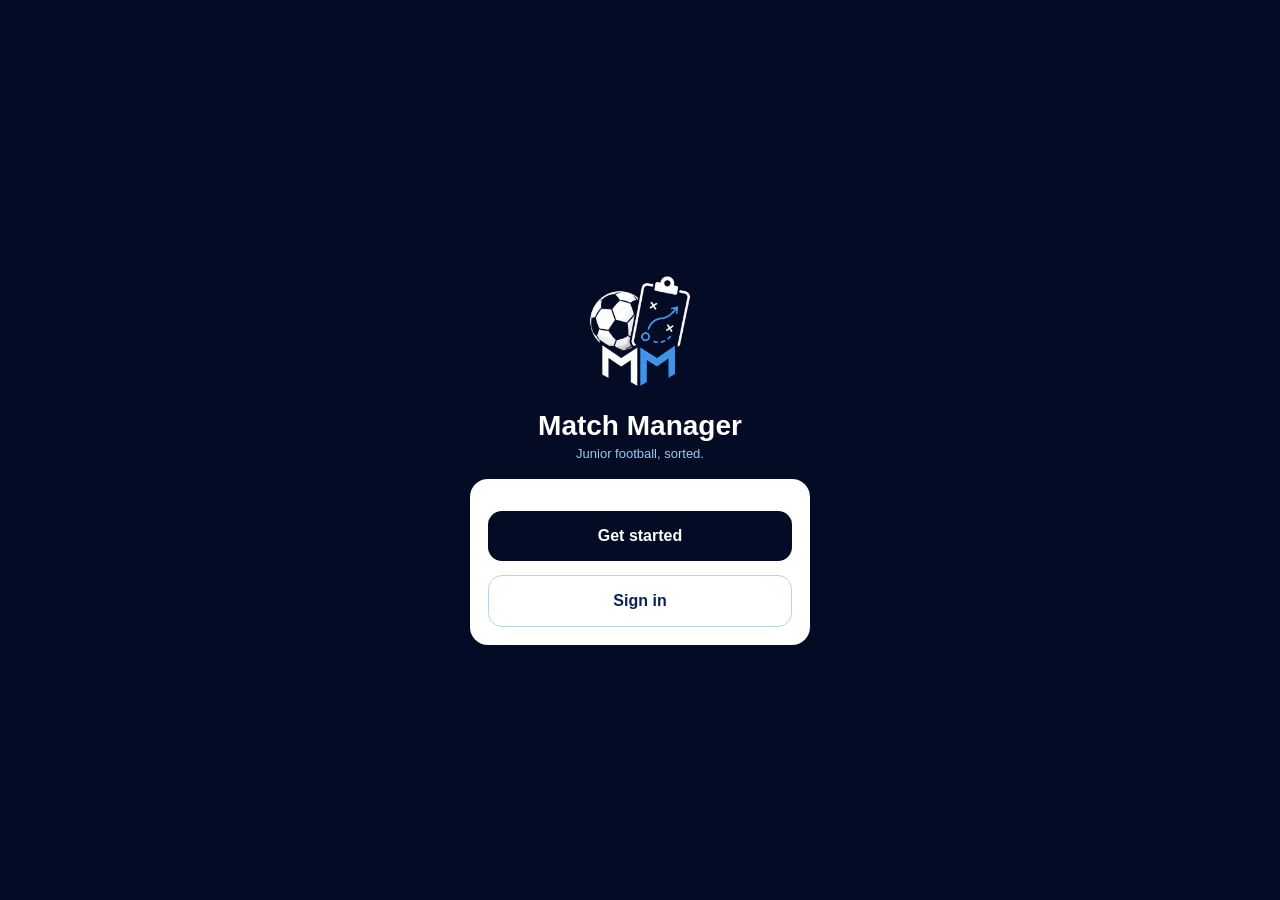
<file: app/index.html>
<!DOCTYPE html>
<html lang="en">
  <head>
    <meta charset="utf-8" />
    <meta httpEquiv="X-UA-Compatible" content="IE=edge" />
    <meta name="viewport" content="width=device-width, initial-scale=1, shrink-to-fit=no" />
    <title>Match Manager</title>
    <!-- The `react-native-web` recommended style reset: https://necolas.github.io/react-native-web/docs/setup/#root-element -->
    <style id="expo-reset">
      /* These styles make the body full-height */
      html,
      body {
        height: 100%;
      }
      /* These styles disable body scrolling if you are using <ScrollView> */
      body {
        overflow: hidden;
      }
      /* These styles make the root element full-height */
      #root {
        display: flex;
        height: 100%;
        flex: 1;
      }
    </style>
  <link rel="icon" href="/app/favicon.ico" /></head>

  <body>
    <!-- Use static rendering with Expo Router to support running without JavaScript. -->
    <noscript>
      You need to enable JavaScript to run this app.
    </noscript>
    <!-- The root element for your Expo app. -->
    <div id="root"></div>
  <script src="/app/_expo/static/js/web/index-cd6e2e44e2575549777577f241db9169.js" defer></script>
</body>
</html>
</file>
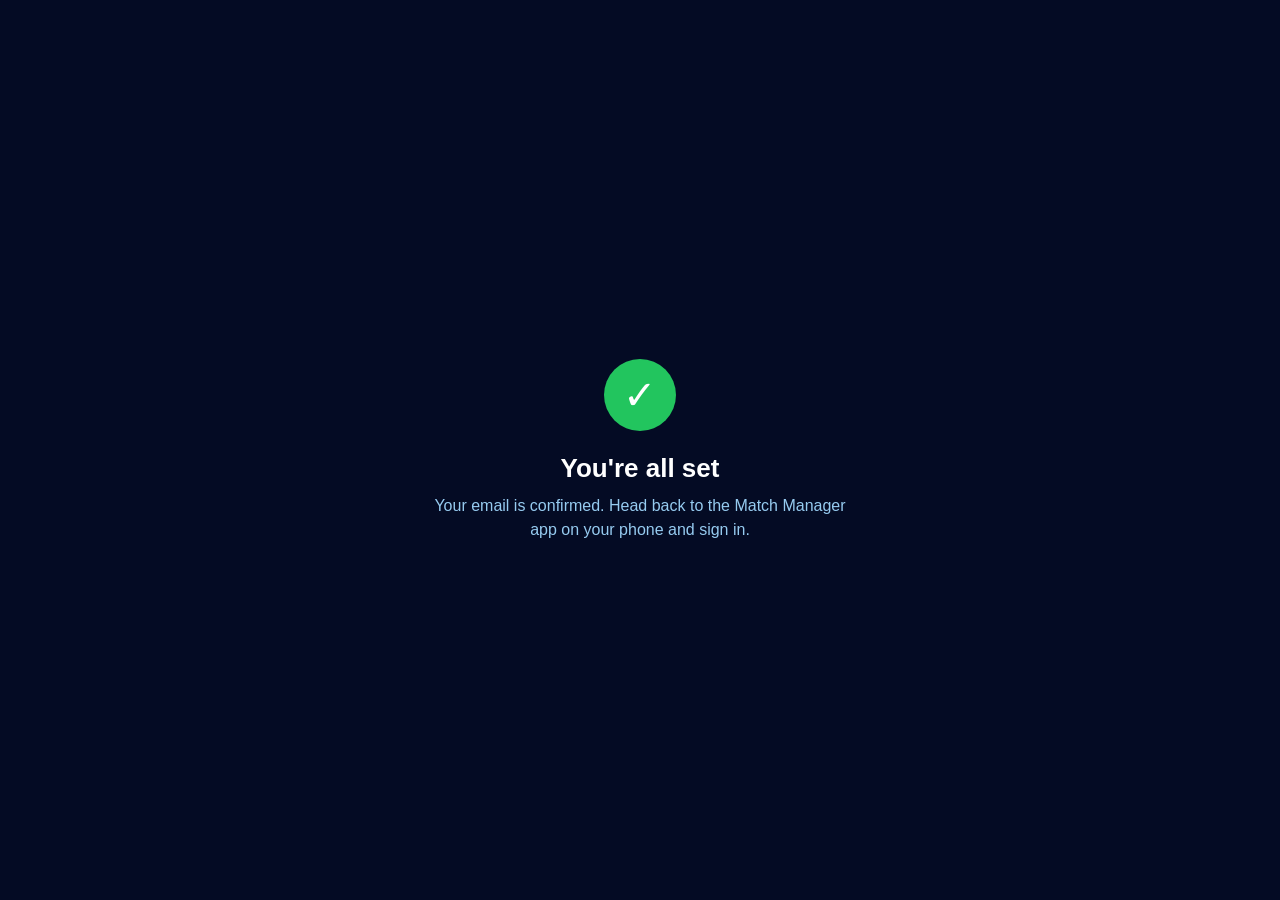
<file: confirmed.html>
<!DOCTYPE html>
<html lang="en">
<head>
<meta charset="utf-8">
<meta name="viewport" content="width=device-width, initial-scale=1">
<title>Match Manager — you're all set</title>
<style>
  body { margin:0; min-height:100vh; display:flex; align-items:center; justify-content:center;
         background:#040b24; font-family:-apple-system, "Segoe UI", Roboto, sans-serif; }
  .card { text-align:center; padding:40px 28px; max-width:420px; }
  h1 { color:#ffffff; font-size:26px; margin:0 0 10px; }
  p  { color:#96cbf0; font-size:16px; line-height:1.5; margin:0; }
  .tick { width:72px; height:72px; border-radius:50%; background:#22c55e; color:#fff;
          font-size:40px; line-height:72px; margin:0 auto 22px; }
</style>
</head>
<body>
  <div class="card">
    <div class="tick">✓</div>
    <h1>You're all set</h1>
    <p>Your email is confirmed. Head back to the Match Manager app on your phone and sign in.</p>
  </div>
</body>
</html>
</file>
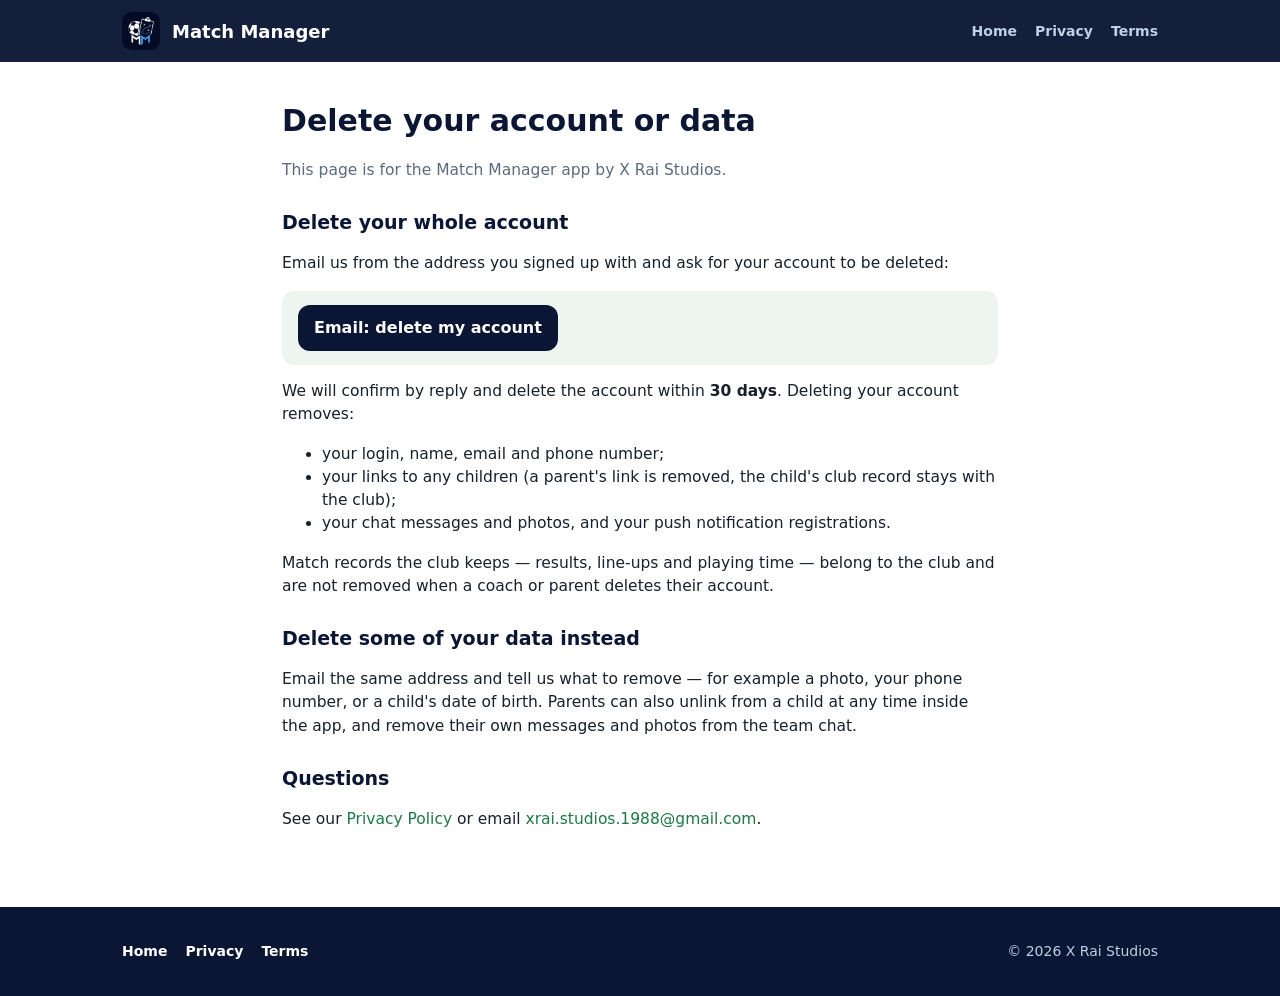
<file: delete-account.html>
<!DOCTYPE html>
<html lang="en-AU">
<head>
<meta charset="utf-8">
<meta name="viewport" content="width=device-width, initial-scale=1">
<title>Match Manager — Delete your account or data</title>
<link rel="icon" href="assets/icon-512.png">
<link rel="stylesheet" href="site.css">
</head>
<body>
<nav class="top"><div class="wrap"><a href="index.html" style="display:flex;align-items:center;gap:12px;color:#fff"><img src="assets/icon-512.png" alt=""><span class="brand">Match Manager</span></a><div class="links"><a href="index.html">Home</a><a href="privacy.html">Privacy</a><a href="terms.html">Terms</a></div></div></nav>
<main class="doc">
<h1>Delete your account or data</h1>
<p class="muted">This page is for the Match Manager app by X Rai Studios.</p>

<h2>Delete your whole account</h2>
<p>Email us from the address you signed up with and ask for your account to be deleted:</p>
<div class="box">
  <a class="btn" href="mailto:xrai.studios.1988@gmail.com?subject=Delete%20my%20Match%20Manager%20account">Email: delete my account</a>
</div>
<p>We will confirm by reply and delete the account within <b>30 days</b>. Deleting your account removes:</p>
<ul>
<li>your login, name, email and phone number;</li>
<li>your links to any children (a parent's link is removed, the child's club record stays with the club);</li>
<li>your chat messages and photos, and your push notification registrations.</li>
</ul>
<p>Match records the club keeps — results, line-ups and playing time — belong to the club and are
not removed when a coach or parent deletes their account.</p>

<h2>Delete some of your data instead</h2>
<p>Email the same address and tell us what to remove — for example a photo, your phone number, or a
child's date of birth. Parents can also unlink from a child at any time inside the app, and remove
their own messages and photos from the team chat.</p>

<h2>Questions</h2>
<p>See our <a href="privacy.html">Privacy Policy</a> or email
<a href="mailto:xrai.studios.1988@gmail.com">xrai.studios.1988@gmail.com</a>.</p>
</main>
<footer><div class="wrap"><a href="index.html">Home</a><a href="privacy.html">Privacy</a><a href="terms.html">Terms</a><span class="right">© 2026 X Rai Studios</span></div></footer>
</body>
</html>
</file>
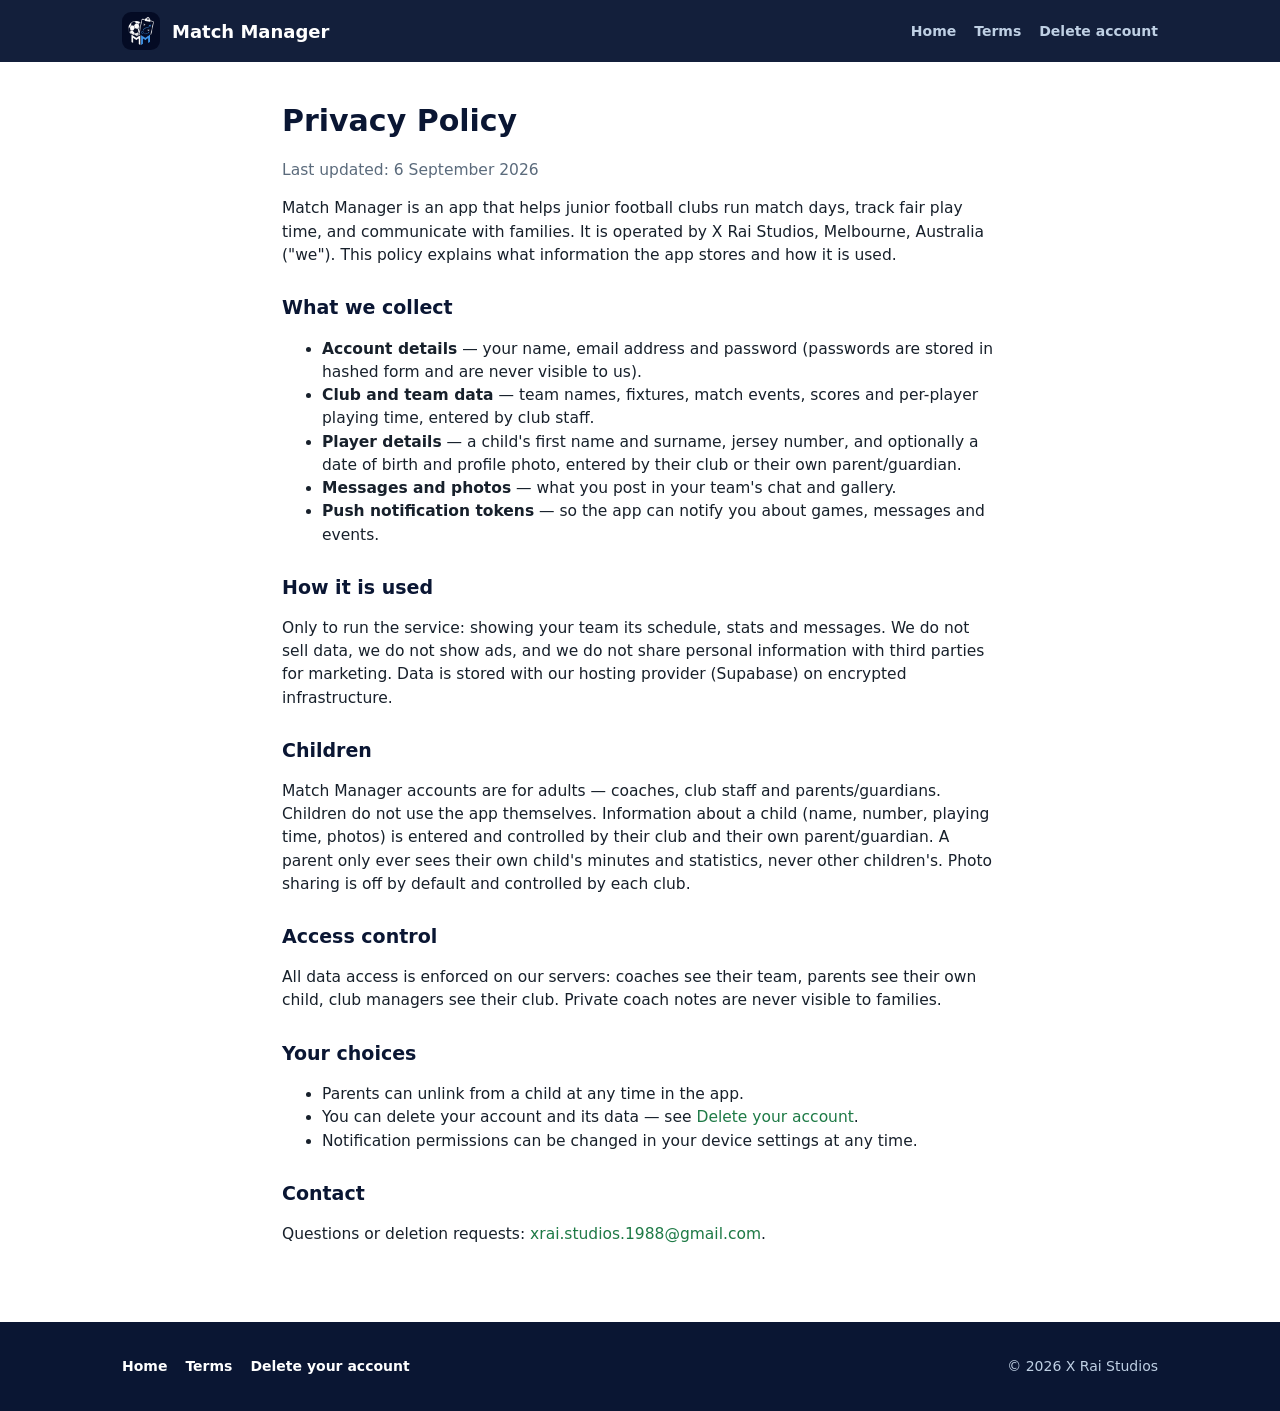
<file: privacy.html>
<!DOCTYPE html>
<html lang="en-AU">
<head>
<meta charset="utf-8">
<meta name="viewport" content="width=device-width, initial-scale=1">
<title>Match Manager — Privacy Policy</title>
<link rel="icon" href="assets/icon-512.png">
<link rel="stylesheet" href="site.css">
</head>
<body>
<nav class="top"><div class="wrap"><a href="index.html" style="display:flex;align-items:center;gap:12px;color:#fff"><img src="assets/icon-512.png" alt=""><span class="brand">Match Manager</span></a><div class="links"><a href="index.html">Home</a><a href="terms.html">Terms</a><a href="delete-account.html">Delete account</a></div></div></nav>
<main class="doc">
<h1>Privacy Policy</h1>
<p class="muted">Last updated: 6 September 2026</p>

<p>Match Manager is an app that helps junior football clubs run match days, track fair
play time, and communicate with families. It is operated by X Rai Studios, Melbourne,
Australia ("we"). This policy explains what information the app stores and how it is used.</p>

<h2>What we collect</h2>
<ul>
<li><b>Account details</b> — your name, email address and password (passwords are stored
in hashed form and are never visible to us).</li>
<li><b>Club and team data</b> — team names, fixtures, match events, scores and per-player
playing time, entered by club staff.</li>
<li><b>Player details</b> — a child's first name and surname, jersey number, and optionally
a date of birth and profile photo, entered by their club or their own parent/guardian.</li>
<li><b>Messages and photos</b> — what you post in your team's chat and gallery.</li>
<li><b>Push notification tokens</b> — so the app can notify you about games, messages and events.</li>
</ul>

<h2>How it is used</h2>
<p>Only to run the service: showing your team its schedule, stats and messages. We do not
sell data, we do not show ads, and we do not share personal information with third parties
for marketing. Data is stored with our hosting provider (Supabase) on encrypted infrastructure.</p>

<h2>Children</h2>
<p>Match Manager accounts are for adults — coaches, club staff and parents/guardians.
Children do not use the app themselves. Information about a child (name, number, playing
time, photos) is entered and controlled by their club and their own parent/guardian.
A parent only ever sees their own child's minutes and statistics, never other children's.
Photo sharing is off by default and controlled by each club.</p>

<h2>Access control</h2>
<p>All data access is enforced on our servers: coaches see their team, parents see their own
child, club managers see their club. Private coach notes are never visible to families.</p>

<h2>Your choices</h2>
<ul>
<li>Parents can unlink from a child at any time in the app.</li>
<li>You can delete your account and its data — see <a href="delete-account.html">Delete your account</a>.</li>
<li>Notification permissions can be changed in your device settings at any time.</li>
</ul>

<h2>Contact</h2>
<p>Questions or deletion requests: <a href="mailto:xrai.studios.1988@gmail.com">xrai.studios.1988@gmail.com</a>.</p>
</main>
<footer><div class="wrap"><a href="index.html">Home</a><a href="terms.html">Terms</a><a href="delete-account.html">Delete your account</a><span class="right">© 2026 X Rai Studios</span></div></footer>
</body>
</html>
</file>
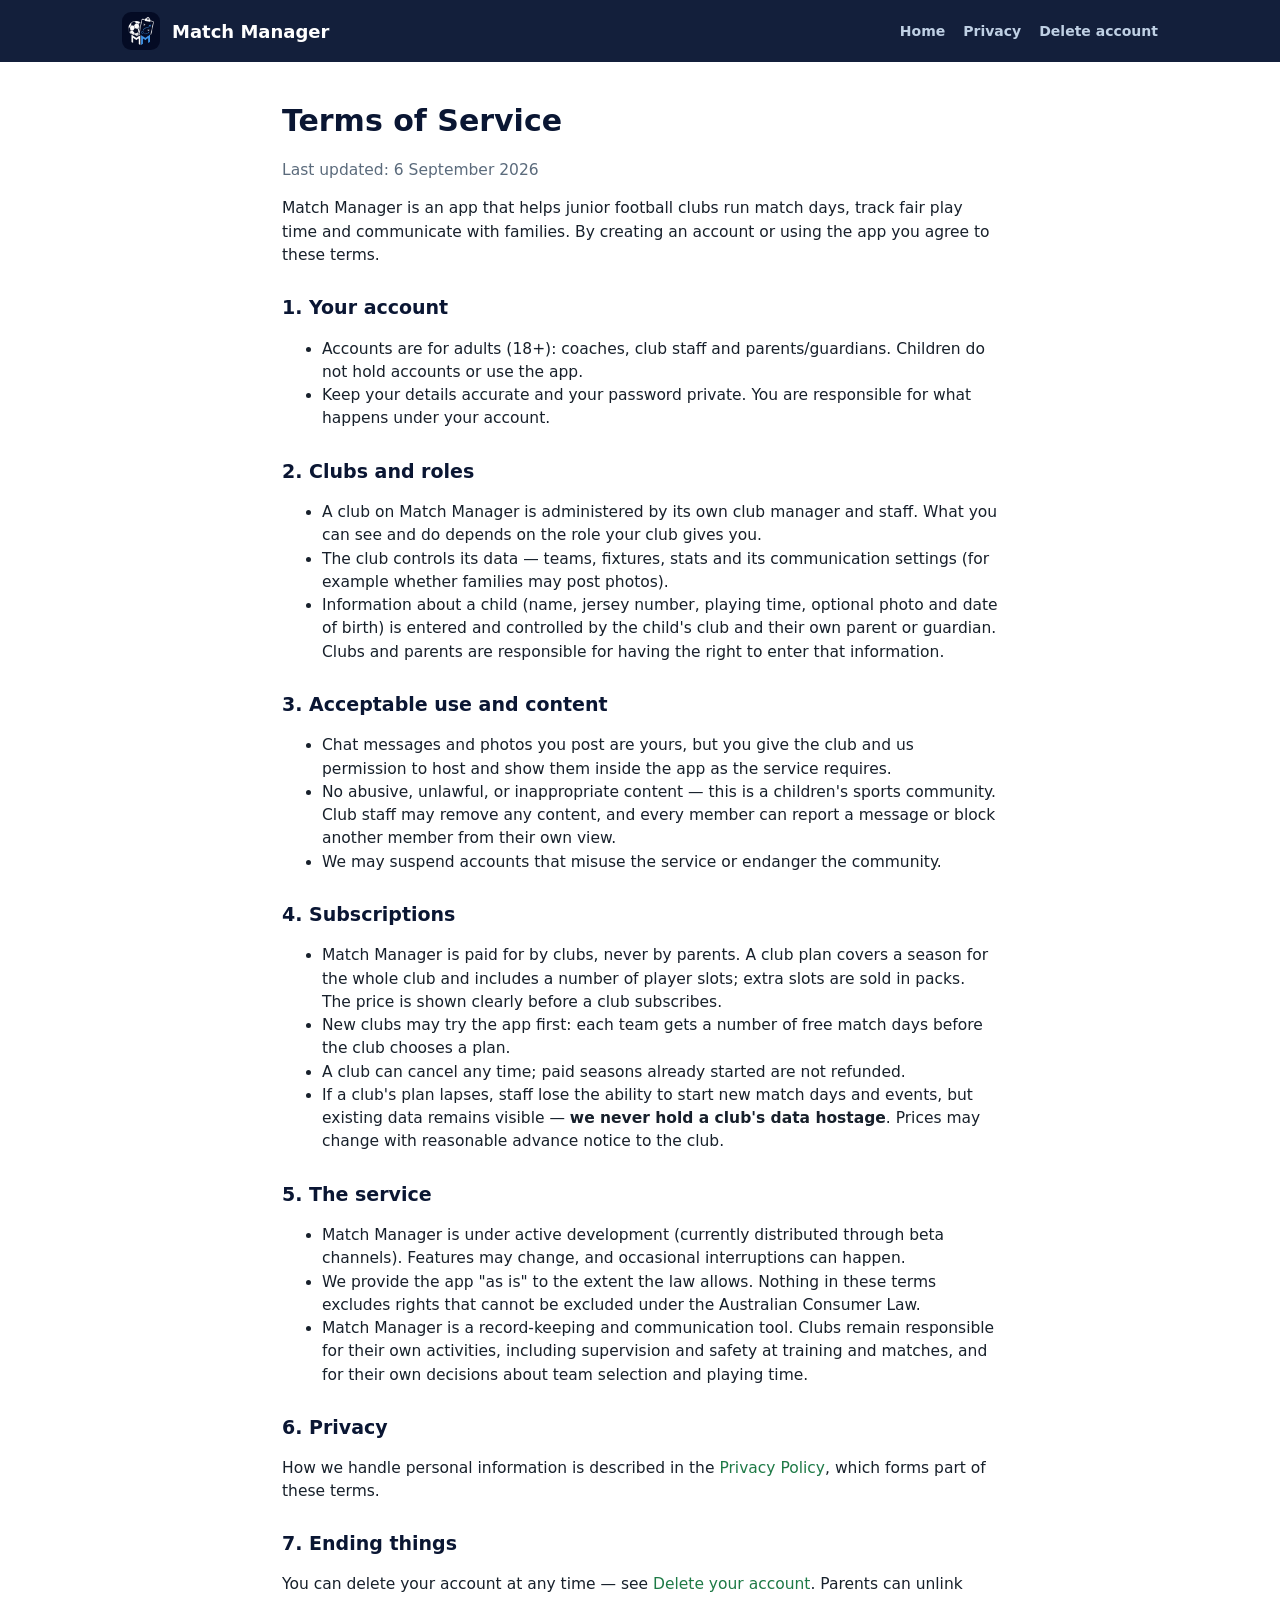
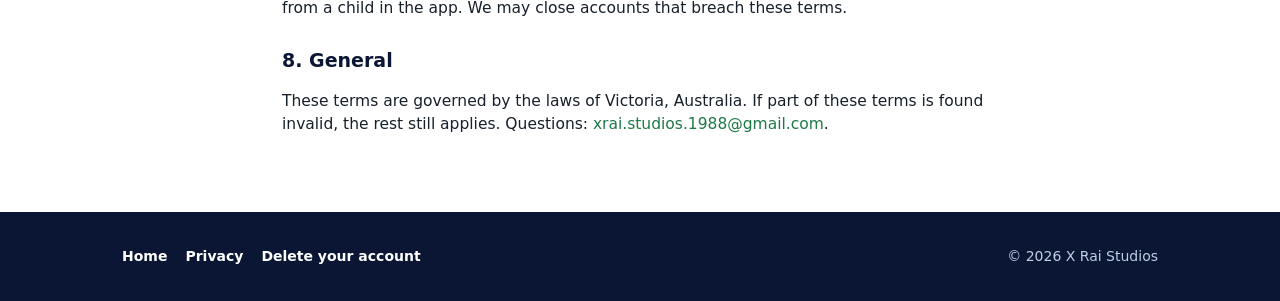
<file: terms.html>
<!DOCTYPE html>
<html lang="en-AU">
<head>
<meta charset="utf-8">
<meta name="viewport" content="width=device-width, initial-scale=1">
<title>Match Manager — Terms of Service</title>
<link rel="icon" href="assets/icon-512.png">
<link rel="stylesheet" href="site.css">
</head>
<body>
<nav class="top"><div class="wrap"><a href="index.html" style="display:flex;align-items:center;gap:12px;color:#fff"><img src="assets/icon-512.png" alt=""><span class="brand">Match Manager</span></a><div class="links"><a href="index.html">Home</a><a href="privacy.html">Privacy</a><a href="delete-account.html">Delete account</a></div></div></nav>
<main class="doc">
<h1>Terms of Service</h1>
<p class="muted">Last updated: 6 September 2026</p>

<p>Match Manager is an app that helps junior football clubs run match days, track fair
play time and communicate with families. By creating an account or using the app you
agree to these terms.</p>

<h2>1. Your account</h2>
<ul>
<li>Accounts are for adults (18+): coaches, club staff and parents/guardians. Children
do not hold accounts or use the app.</li>
<li>Keep your details accurate and your password private. You are responsible for what
happens under your account.</li>
</ul>

<h2>2. Clubs and roles</h2>
<ul>
<li>A club on Match Manager is administered by its own club manager and staff. What you
can see and do depends on the role your club gives you.</li>
<li>The club controls its data — teams, fixtures, stats and its communication settings
(for example whether families may post photos).</li>
<li>Information about a child (name, jersey number, playing time, optional photo and date
of birth) is entered and controlled by the child's club and their own parent or guardian.
Clubs and parents are responsible for having the right to enter that information.</li>
</ul>

<h2>3. Acceptable use and content</h2>
<ul>
<li>Chat messages and photos you post are yours, but you give the club and us permission
to host and show them inside the app as the service requires.</li>
<li>No abusive, unlawful, or inappropriate content — this is a children's sports
community. Club staff may remove any content, and every member can report a message or
block another member from their own view.</li>
<li>We may suspend accounts that misuse the service or endanger the community.</li>
</ul>

<h2>4. Subscriptions</h2>
<ul>
<li>Match Manager is paid for by clubs, never by parents. A club plan covers a season for
the whole club and includes a number of player slots; extra slots are sold in packs. The
price is shown clearly before a club subscribes.</li>
<li>New clubs may try the app first: each team gets a number of free match days before
the club chooses a plan.</li>
<li>A club can cancel any time; paid seasons already started are not refunded.</li>
<li>If a club's plan lapses, staff lose the ability to start new match days and
events, but existing data remains visible — <b>we never hold a club's data hostage</b>.
Prices may change with reasonable advance notice to the club.</li>
</ul>

<h2>5. The service</h2>
<ul>
<li>Match Manager is under active development (currently distributed through beta
channels). Features may change, and occasional interruptions can happen.</li>
<li>We provide the app "as is" to the extent the law allows. Nothing in these terms
excludes rights that cannot be excluded under the Australian Consumer Law.</li>
<li>Match Manager is a record-keeping and communication tool. Clubs remain responsible
for their own activities, including supervision and safety at training and matches, and
for their own decisions about team selection and playing time.</li>
</ul>

<h2>6. Privacy</h2>
<p>How we handle personal information is described in the
<a href="privacy.html">Privacy Policy</a>, which forms part of these terms.</p>

<h2>7. Ending things</h2>
<p>You can delete your account at any time — see <a href="delete-account.html">Delete your account</a>.
Parents can unlink from a child in the app. We may close accounts that breach these terms.</p>

<h2>8. General</h2>
<p>These terms are governed by the laws of Victoria, Australia. If part of these terms
is found invalid, the rest still applies. Questions:
<a href="mailto:xrai.studios.1988@gmail.com">xrai.studios.1988@gmail.com</a>.</p>
</main>
<footer><div class="wrap"><a href="index.html">Home</a><a href="privacy.html">Privacy</a><a href="delete-account.html">Delete your account</a><span class="right">© 2026 X Rai Studios</span></div></footer>
</body>
</html>
</file>
<file: site.css>
:root {
  --navy: #0A1633; --navy2: #17305E; --green: #1E7A46; --bright: #2FA866;
  --ice: #EEF5F0; --line: #E3E9E4; --muted: #5B6B7C; --ink: #17202B; --sky: #BFD0E4;
}
* { box-sizing: border-box; }
html { scroll-behavior: smooth; }
body { margin: 0; font-family: -apple-system, "Segoe UI", Roboto, system-ui, Arial, sans-serif; color: var(--ink); background: #fff; line-height: 1.5; }
a { color: var(--green); text-decoration: none; }
a:hover { text-decoration: underline; }
.wrap { max-width: 1080px; margin: 0 auto; padding: 0 22px; }
nav.top { position: sticky; top: 0; z-index: 20; background: rgba(10,22,51,0.96); backdrop-filter: blur(8px); color: #fff; }
nav.top .wrap { display: flex; align-items: center; gap: 14px; height: 62px; }
nav.top img { width: 38px; height: 38px; border-radius: 9px; }
nav.top .brand { font-weight: 800; font-size: 18px; color: #fff; }
nav.top .links { margin-left: auto; display: flex; gap: 18px; align-items: center; }
nav.top .links a { color: var(--sky); font-weight: 600; font-size: 14px; }
nav.top .links a.cta { background: var(--bright); color: #fff; padding: 8px 14px; border-radius: 999px; font-weight: 800; }
nav.top .links a:hover { text-decoration: none; color: #fff; }
.hero { background: linear-gradient(150deg, var(--navy), var(--navy2)); color: #fff; padding: 56px 0 40px; }
.hero .wrap { display: grid; grid-template-columns: 1.2fr 0.8fr; gap: 34px; align-items: center; }
.hero h1 { font-size: 42px; line-height: 1.12; letter-spacing: -0.6px; margin: 0 0 14px; font-weight: 800; }
.hero p.lead { font-size: 18px; color: var(--sky); margin: 0 0 22px; max-width: 520px; }
.badge { display: inline-block; background: var(--green); color: #fff; font-weight: 800; font-size: 12.5px; border-radius: 999px; padding: 5px 13px; margin-bottom: 14px; letter-spacing: 0.3px; }
.stores { display: flex; gap: 12px; flex-wrap: wrap; align-items: center; }
.store { display: inline-flex; align-items: center; gap: 10px; background: #fff; color: var(--navy); border-radius: 12px; padding: 11px 16px; font-weight: 800; font-size: 15px; }
.store small { display: block; font-weight: 600; font-size: 11px; color: var(--muted); }
.store:hover { text-decoration: none; transform: translateY(-1px); }
.store span.ic { font-size: 22px; }
.hero .note { color: var(--sky); font-size: 13px; margin-top: 12px; }
.phone { width: 250px; margin: 0 auto; border-radius: 34px; padding: 10px; background: #0b1226; box-shadow: 0 30px 60px rgba(0,0,0,0.35), 0 0 0 1px rgba(255,255,255,0.12); }
.phone img { display: block; width: 100%; border-radius: 26px; }
section { padding: 56px 0; }
section.alt { background: var(--ice); }
h2.sec { font-size: 30px; letter-spacing: -0.4px; margin: 0 0 8px; color: var(--navy); }
p.sub { color: var(--muted); font-size: 17px; margin: 0 0 28px; max-width: 640px; }
.grid3 { display: grid; grid-template-columns: repeat(3, 1fr); gap: 22px; }
.grid2 { display: grid; grid-template-columns: repeat(2, 1fr); gap: 22px; }
.card { background: #fff; border: 1px solid var(--line); border-radius: 16px; padding: 20px; }
.card .ic { width: 42px; height: 42px; border-radius: 12px; background: var(--ice); display: flex; align-items: center; justify-content: center; font-size: 22px; margin-bottom: 12px; }
.card h3 { margin: 0 0 6px; font-size: 18px; color: var(--navy); }
.card p { margin: 0; color: var(--muted); font-size: 15px; }
.feature { display: grid; grid-template-columns: 1fr 1fr; gap: 34px; align-items: center; padding: 22px 0; }
.feature:nth-child(even) .phone { order: -1; }
.feature h3 { font-size: 24px; color: var(--navy); margin: 0 0 8px; letter-spacing: -0.3px; }
.feature p { font-size: 16px; color: var(--muted); margin: 0 0 10px; }
.feature ul { margin: 0; padding-left: 18px; color: var(--ink); font-size: 15px; }
.feature li { margin: 4px 0; }
.why { background: var(--navy); color: #fff; border-radius: 18px; padding: 26px 28px; display: grid; grid-template-columns: 1fr 1fr; gap: 24px; }
.why b { color: #7BE3A6; }
.why p { margin: 0; color: var(--sky); font-size: 15.5px; }
.why h3 { margin: 0 0 8px; font-size: 20px; }
.price { background: #fff; border: 2px solid var(--navy); border-radius: 20px; padding: 28px; max-width: 720px; }
.price .big { font-size: 44px; font-weight: 900; color: var(--navy); letter-spacing: -1px; }
.price .big small { font-size: 16px; font-weight: 700; color: var(--muted); letter-spacing: 0; }
.price ul { padding-left: 18px; margin: 12px 0 0; font-size: 15.5px; }
.price li { margin: 6px 0; }
.packs { display: grid; grid-template-columns: repeat(3, 1fr); gap: 10px; margin-top: 16px; }
.pack { background: var(--ice); border-radius: 12px; padding: 12px 14px; }
.pack b { display: block; font-size: 20px; color: var(--navy); }
.pack span { font-size: 12.5px; color: var(--muted); }
.faq details { border-bottom: 1px solid var(--line); padding: 12px 0; }
.faq summary { cursor: pointer; font-weight: 700; color: var(--navy); font-size: 16px; }
.faq p { margin: 8px 0 0; color: var(--muted); }
footer { background: var(--navy); color: var(--sky); padding: 34px 0; font-size: 14px; }
footer .wrap { display: flex; flex-wrap: wrap; gap: 18px; align-items: center; }
footer a { color: #fff; font-weight: 600; }
footer .right { margin-left: auto; }
.doc { max-width: 760px; margin: 0 auto; padding: 36px 22px 60px; }
.doc h1 { color: var(--navy); font-size: 30px; margin: 0 0 6px; }
.doc h2 { color: var(--navy); font-size: 19px; margin: 26px 0 8px; }
.doc p, .doc li { font-size: 15.5px; }
.doc .muted { color: var(--muted); }
.doc .box { background: var(--ice); border-radius: 12px; padding: 14px 16px; margin: 14px 0; }
.btn { display: inline-block; background: var(--navy); color: #fff; font-weight: 800; padding: 11px 16px; border-radius: 12px; }
.btn:hover { text-decoration: none; background: var(--navy2); }
@media (max-width: 820px) {
  .hero .wrap, .grid3, .grid2, .feature, .why { grid-template-columns: 1fr; }
  .hero h1 { font-size: 32px; }
  .feature:nth-child(even) .phone { order: 0; }
  .phone { width: 220px; }
  nav.top .links a:not(.cta) { display: none; }
  .packs { grid-template-columns: 1fr; }
}
</file>
